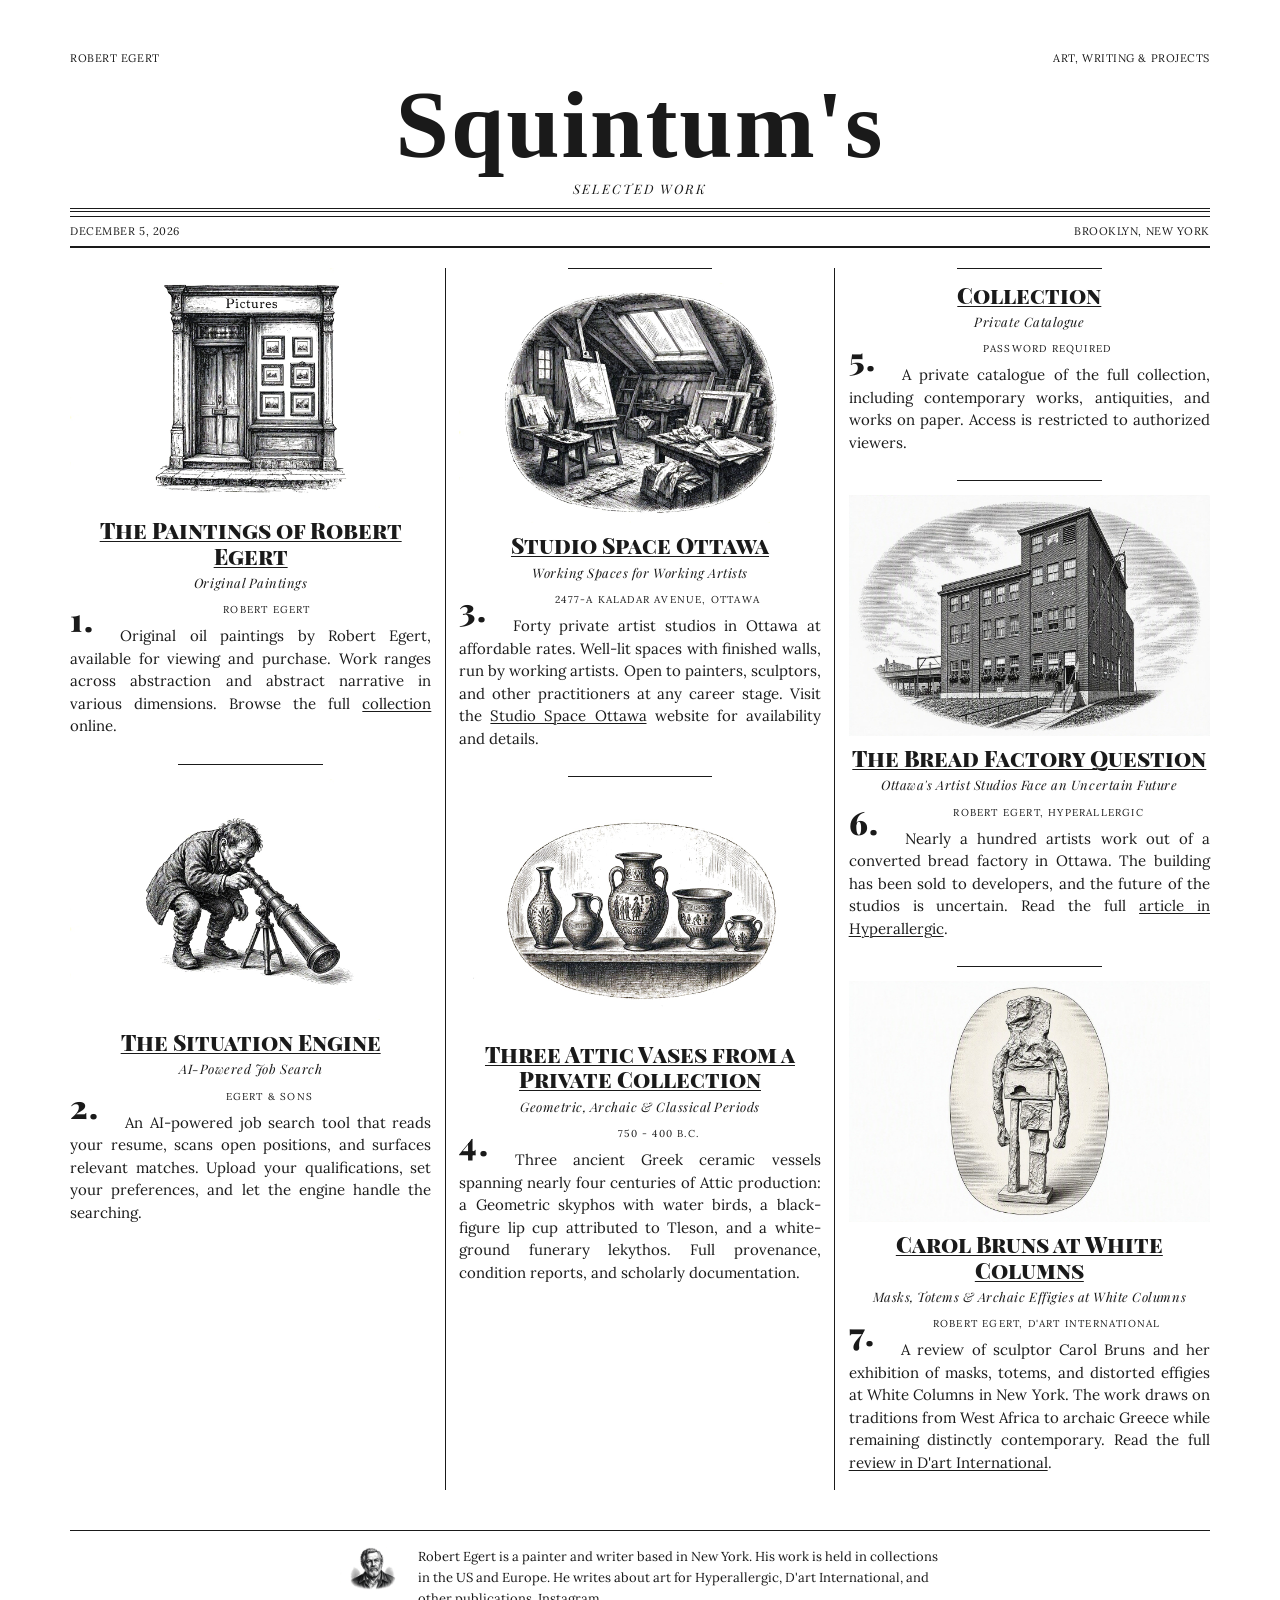
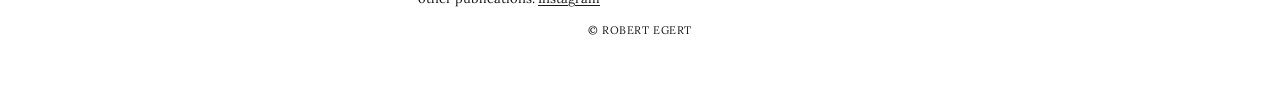
<file: index.html>
<!DOCTYPE html>
<html lang="en">
<head>
<meta charset="UTF-8">
<meta name="viewport" content="width=device-width, initial-scale=1.0">
<title>Squintum's — A Cabinet of Esoteric Curiosities</title>
<meta name="description" content="Squintum's: paintings by Robert Egert, art writing, the Situation Engine job search tool, Studio Space Ottawa, and other projects.">
<link rel="canonical" href="https://squintum.com/">

<!-- Open Graph -->
<meta property="og:type" content="website">
<meta property="og:url" content="https://squintum.com/">
<meta property="og:title" content="Squintum's">
<meta property="og:description" content="Paintings by Robert Egert, art writing, the Situation Engine job search tool, Studio Space Ottawa, and other projects.">
<meta property="og:image" content="https://squintum.com/picture-gallery.jpg">
<meta property="og:image:width" content="1200">
<meta property="og:image:alt" content="The gallery of Robert Egert, painter">
<meta property="og:site_name" content="Squintum's">
<meta property="og:locale" content="en_US">

<!-- Twitter Card -->
<meta name="twitter:card" content="summary_large_image">
<meta name="twitter:title" content="Squintum's">
<meta name="twitter:description" content="Paintings by Robert Egert, art writing, the Situation Engine job search tool, Studio Space Ottawa, and other projects.">
<meta name="twitter:image" content="https://squintum.com/picture-gallery.jpg">

<!-- JSON-LD Structured Data -->
<script type="application/ld+json">
{
  "@context": "https://schema.org",
  "@type": "WebSite",
  "name": "Squintum's",
  "alternateName": "Squintum",
  "url": "https://squintum.com",
  "description": "Paintings, art writing, and projects by Robert Egert",
  "publisher": {
    "@type": "Person",
    "name": "Robert Egert",
    "url": "https://robertegert.com"
  }
}
</script>

<link rel="preconnect" href="https://fonts.googleapis.com">
<link rel="preconnect" href="https://fonts.gstatic.com" crossorigin>
<link href="https://fonts.googleapis.com/css2?family=Playfair+Display:ital,wght@0,400;0,700;0,900;1,400&family=Playfair+Display+SC:wght@400;700;900&family=Old+Standard+TT:ital,wght@0,400;0,700;1,400&family=Lora:ital,wght@0,400;0,700;1,400&display=swap" rel="stylesheet">
<style>
  *,
  *::before,
  *::after {
    margin: 0;
    padding: 0;
    box-sizing: border-box;
  }

  body {
    background-color: #ffffff;
    font-family: 'Lora', 'Georgia', serif;
    color: #1a1a1a;
    line-height: 1.5;
    font-size: 15px;
  }

  .page {
    max-width: 1200px;
    margin: 0 auto;
    padding: 20px 30px 60px;
  }

  /* ---- HEADER ---- */

  .masthead {
    text-align: center;
    padding: 30px 0 10px;
    border-bottom: 4px double #1a1a1a;
    margin-bottom: 4px;
  }

  .masthead-top {
    display: flex;
    justify-content: space-between;
    align-items: center;
    font-size: 11px;
    letter-spacing: 0.05em;
    text-transform: uppercase;
    margin-bottom: 10px;
  }

  .masthead h1 {
    font-family: 'Old Standard TT', 'Georgia', serif;
    font-size: clamp(48px, 8vw, 96px);
    font-weight: 700;
    line-height: 1;
    letter-spacing: 0.02em;
    margin: 0;
  }

  .masthead-subtitle {
    font-family: 'Playfair Display', serif;
    font-size: 13px;
    font-style: italic;
    letter-spacing: 0.15em;
    text-transform: uppercase;
    margin-top: 6px;
  }

  .masthead-rule {
    border: none;
    border-top: 1px solid #1a1a1a;
    margin: 0;
  }

  .masthead-info {
    display: flex;
    justify-content: space-between;
    font-size: 11px;
    letter-spacing: 0.05em;
    text-transform: uppercase;
    padding: 6px 0;
    border-bottom: 2px solid #1a1a1a;
    margin-bottom: 20px;
  }

  /* ---- COLUMNS ---- */

  .columns {
    column-count: 3;
    column-gap: 28px;
    column-rule: 1px solid #1a1a1a;
  }

  /* ---- ARTICLES ---- */

  .article {
    break-inside: avoid;
    margin-bottom: 10px;
    padding-bottom: 10px;
  }

  .article-divider {
    border: none;
    border-top: 1px solid #1a1a1a;
    width: 40%;
    margin: 0 auto 14px;
  }

  .article img {
    display: block;
    width: 100%;
    height: auto;
    margin-bottom: 10px;
  }

  .article h2 {
    font-family: 'Playfair Display SC', serif;
    font-size: 22px;
    font-weight: 900;
    line-height: 1.15;
    text-align: center;
    margin-bottom: 4px;
  }

  .article h3 {
    font-family: 'Playfair Display', serif;
    font-size: 13px;
    font-weight: 400;
    font-style: italic;
    text-align: center;
    margin-bottom: 10px;
    letter-spacing: 0.04em;
  }

  .article p {
    text-align: justify;
    text-indent: 1.2em;
    margin-bottom: 6px;
    hyphens: auto;
  }

  .columns {
    counter-reset: article-num;
  }

  .article {
    counter-increment: article-num;
  }

  .article p:first-of-type {
    text-indent: 0;
  }

  .article p:first-of-type::before {
    content: counter(article-num) ".";
    font-family: 'Playfair Display', serif;
    font-size: 3.2em;
    float: left;
    line-height: 0.8;
    margin: 4px 8px 0 0;
    font-weight: 900;
  }

  .article .byline {
    font-size: 10px;
    text-align: center;
    text-transform: uppercase;
    letter-spacing: 0.12em;
    margin-bottom: 8px;
    font-style: normal;
  }

  .article a {
    color: inherit;
    text-decoration: underline;
    text-decoration-thickness: 1px;
    text-underline-offset: 2px;
  }

  .article a:hover {
    text-decoration-thickness: 2px;
  }

  /* ---- FOOTER ---- */

  .site-footer {
    border-top: 1px solid #1a1a1a;
    margin-top: 40px;
    padding-top: 16px;
    display: flex;
    flex-direction: column;
    align-items: center;
  }

  .footer-bio {
    display: flex;
    align-items: flex-start;
    gap: 14px;
    max-width: 600px;
  }

  .footer-bio img {
    width: 64px;
    height: auto;
    flex-shrink: 0;
  }

  .footer-bio p {
    font-size: 13px;
    line-height: 1.6;
    text-align: left;
    margin: 0;
  }

  .site-footer .copyright {
    font-size: 11px;
    letter-spacing: 0.05em;
    text-transform: uppercase;
    margin-top: 12px;
  }

  .site-footer a {
    color: inherit;
    text-decoration: underline;
    text-decoration-thickness: 1px;
    text-underline-offset: 2px;
  }

  .site-footer a:hover {
    text-decoration-thickness: 2px;
  }

  /* ---- RESPONSIVE ---- */

  @media (max-width: 900px) {
    .columns {
      column-count: 2;
    }
    .page {
      padding: 15px 20px 40px;
    }
  }

  @media (max-width: 560px) {
    .columns {
      column-count: 1;
    }
    .page {
      padding: 10px 15px 30px;
    }
    .masthead h1 {
      font-size: 42px;
    }
    .masthead-top,
    .masthead-info {
      flex-direction: column;
      align-items: center;
      gap: 2px;
    }
  }
</style>
</head>
<body>
<div class="page">

  <header class="masthead">
    <div class="masthead-top">
      <span>Robert Egert</span>
      <span>Art, Writing &amp; Projects</span>
    </div>
    <h1>Squintum's</h1>
    <p class="masthead-subtitle">Selected Work</p>
  </header>
  <hr class="masthead-rule">
  <div class="masthead-info">
    <span id="pub-date"></span>
<span>Brooklyn, New York</span>
  </div>

  <div class="columns">

    <article class="article">
      <a href="https://robertegert.com"><img src="picture-gallery.jpg" alt="The gallery of Robert Egert, painter" width="1248" height="832"></a>
      <h2><a href="https://robertegert.com">The Paintings of Robert Egert</a></h2>
      <h3>Original Paintings</h3>
      <p class="byline">Robert Egert</p>
      <p>Original oil paintings by Robert Egert, available for viewing and purchase. Work ranges across abstraction and abstract narrative in various dimensions. Browse the full <a href="https://robertegert.com">collection</a> online.</p>
    </article>

    <article class="article">
      <hr class="article-divider">
      <a href="https://job-search-frontend.pages.dev"><img src="telescope-man.jpg" alt="A man searching the horizon through a telescope" width="1248" height="832" loading="lazy"></a>
      <h2><a href="https://job-search-frontend.pages.dev">The Situation Engine</a></h2>
      <h3>AI-Powered Job Search</h3>
      <p class="byline">Egert &amp; Sons</p>
      <p>An AI-powered job search tool that reads your resume, scans open positions, and surfaces relevant matches. Upload your qualifications, set your preferences, and let the engine handle the searching.</p>
    </article>

    <article class="article">
      <hr class="article-divider">
      <a href="https://studiospaceottawa.ca"><img src="studio.jpg" alt="An artist's studio, cluttered with easels and canvasses" width="1248" height="832" loading="lazy"></a>
      <h2><a href="https://studiospaceottawa.ca">Studio Space Ottawa</a></h2>
      <h3>Working Spaces for Working Artists</h3>
      <p class="byline">2477-A Kaladar Avenue, Ottawa</p>
      <p>Forty private artist studios in Ottawa at affordable rates. Well-lit spaces with finished walls, run by working artists. Open to painters, sculptors, and other practitioners at any career stage. Visit the <a href="https://studiospaceottawa.ca">Studio Space Ottawa</a> website for availability and details.</p>
    </article>

    <article class="article">
      <hr class="article-divider">
      <a href="/vases/"><img src="vases-illustration.jpg" alt="Five ancient Greek vases arranged on a shelf, rendered in engraving style" width="1248" height="832" loading="lazy"></a>
      <h2><a href="/vases/">Three Attic Vases from a Private Collection</a></h2>
      <h3>Geometric, Archaic &amp; Classical Periods</h3>
      <p class="byline">750 - 400 B.C.</p>
      <p>Three ancient Greek ceramic vessels spanning nearly four centuries of Attic production: a Geometric skyphos with water birds, a black-figure lip cup attributed to Tleson, and a white-ground funerary lekythos. Full provenance, condition reports, and scholarly documentation.</p>
    </article>

    <article class="article">
      <hr class="article-divider">
      <h2><a href="/collection/">Collection</a></h2>
      <h3>Private Catalogue</h3>
      <p class="byline">Password Required</p>
      <p>A private catalogue of the full collection, including contemporary works, antiquities, and works on paper. Access is restricted to authorized viewers.</p>
    </article>

    <article class="article">
      <hr class="article-divider">
      <a href="https://hyperallergic.com/ottawa-bread-factory-turned-artists-studios-faces-uncertain-future/"><img src="hyperallergic.jpg" alt="The Enriched Bread Artists building in Ottawa" width="1248" height="832" loading="lazy"></a>
      <h2><a href="https://hyperallergic.com/ottawa-bread-factory-turned-artists-studios-faces-uncertain-future/">The Bread Factory Question</a></h2>
      <h3>Ottawa's Artist Studios Face an Uncertain Future</h3>
      <p class="byline">Robert Egert, Hyperallergic</p>
      <p>Nearly a hundred artists work out of a converted bread factory in Ottawa. The building has been sold to developers, and the future of the studios is uncertain. Read the full <a href="https://hyperallergic.com/ottawa-bread-factory-turned-artists-studios-faces-uncertain-future/">article in Hyperallergic</a>.</p>
    </article>

    <article class="article">
      <hr class="article-divider">
      <a href="https://dartmagazine.com/?p=2984"><img src="dart-international.jpg" alt="A sculptural effigy by Carol Bruns" width="1248" height="832" loading="lazy"></a>
      <h2><a href="https://dartmagazine.com/?p=2984">Carol Bruns at White Columns</a></h2>
      <h3>Masks, Totems &amp; Archaic Effigies at White Columns</h3>
      <p class="byline">Robert Egert, D'art International</p>
      <p>A review of sculptor Carol Bruns and her exhibition of masks, totems, and distorted effigies at White Columns in New York. The work draws on traditions from West Africa to archaic Greece while remaining distinctly contemporary. Read the full <a href="https://dartmagazine.com/?p=2984">review in D'art International</a>.</p>
    </article>

  </div>

  <footer class="site-footer">
    <div class="footer-bio">
      <img src="un-homme-profound.jpg" alt="Portrait of Robert Egert" width="1248" height="832" loading="lazy">
      <p>Robert Egert is a painter and writer based in New York. His work is held in collections in the US and Europe. He writes about art for Hyperallergic, D'art International, and other publications. <a href="https://www.instagram.com/robert_egert/">Instagram</a></p>
    </div>
    <p class="copyright">&copy; Robert Egert</p>
  </footer>

</div>
<script>
  (function () {
    var today = new Date();
    var month = today.toLocaleDateString('en-US', { month: 'long' });
    var day = today.getDate();
    var year = today.getFullYear();
    document.getElementById('pub-date').textContent = month + ' ' + day + ', ' + year;
  })();
</script>
</body>
</html>
</file>
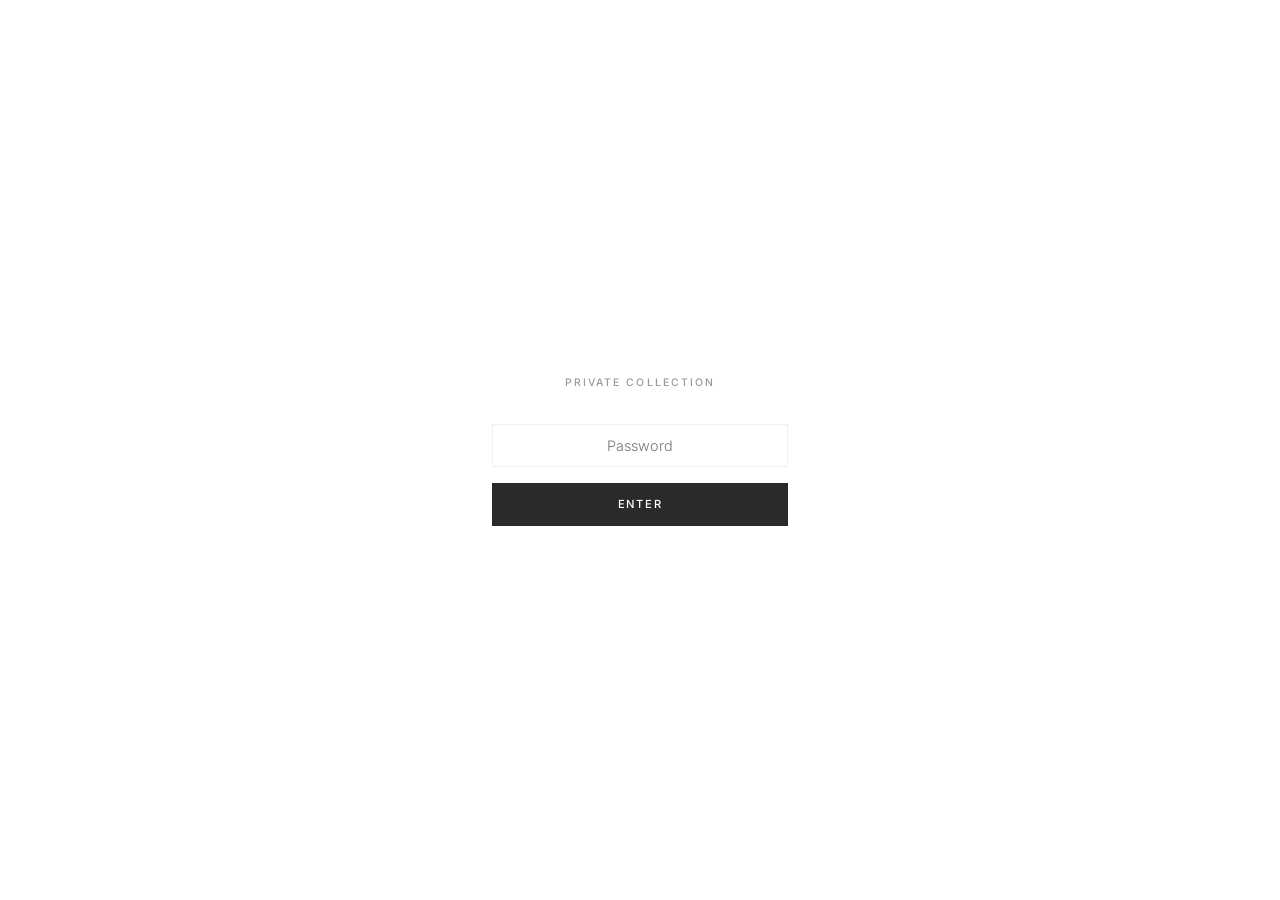
<file: collection/index.html>
<!DOCTYPE html>
<html lang="en">
<head>
<meta charset="utf-8">
<meta name="viewport" content="width=device-width, initial-scale=1">
<meta name="robots" content="noindex, nofollow">
<title>Collection</title>
<link rel="stylesheet" href="style.css">
</head>
<body>

<div class="login-screen" id="login-screen" style="display:none;">
  <div class="login-box">
    <h1>Private Collection</h1>
    <form id="login-form">
      <input type="password" id="login-password" placeholder="Password" autocomplete="off">
      <button type="submit">Enter</button>
    </form>
    <div class="login-error" id="login-error">Incorrect password</div>
  </div>
</div>

<div id="app" style="display:none;">

  <nav class="site-nav">
    <div class="nav-inner">
      <div>
        <a href="/" class="nav-parent">Squintum's</a>
        <a href="/collection/" class="site-title">Collection</a>
      </div>
    </div>
  </nav>

  <div class="page-container">
    <div class="hero-spacer"></div>

    <header class="collection-header">
      <h1>Collection</h1>
      <div class="subtitle">3 works</div>
    </header>

    <div class="work-grid">

      <a href="skyphos-with-water-birds.html" class="work-card">
        <div class="card-image"><img src="../vases/images/skyphos-with-water-birds-01.jpg" alt="Front view showing continuous bird frieze and geometric ornament" loading="lazy"></div>
        <div class="card-info">
          <div class="card-category">Ancient Greek</div>
          <h2>Attic Geometric Skyphos with Water Birds</h2>
          <div class="card-date">circa 750-700 BC</div>
        </div>
      </a>
      <a href="lip-cup-with-inscription.html" class="work-card">
        <div class="card-image"><img src="../vases/images/cup-with-inscription.jpg" alt="Side view with swan and inscription" loading="lazy"></div>
        <div class="card-info">
          <div class="card-category">Ancient Greek</div>
          <h2>Attic Black-Figure Lip Cup with Swans</h2>
          <div class="card-date">circa 550-500 BC</div>
        </div>
      </a>
      <a href="white-ground-lekythos.html" class="work-card">
        <div class="card-image"><img src="../vases/images/white-ground-lekythos-with-mourner.jpg" alt="White-ground lekythos depicting a mourning figure in matte polychrome on white slip" loading="lazy"></div>
        <div class="card-info">
          <div class="card-category">Ancient Greek</div>
          <h2>Attic White-Ground Lekythos with Mourning Figure</h2>
          <div class="card-date">circa 5th Century BC</div>
        </div>
      </a>
    </div>
  </div>

  <footer>
    <div class="page-container">
      <p>Private Collection</p>
    </div>
  </footer>

</div>

<script>
(function() {
  var loginScreen = document.getElementById('login-screen');
  var app = document.getElementById('app');
  var form = document.getElementById('login-form');
  var input = document.getElementById('login-password');
  var error = document.getElementById('login-error');

  if (sessionStorage.getItem('collection_auth') === 'true') {
    loginScreen.style.display = 'none';
    app.style.display = 'block';
    return;
  }

  loginScreen.style.display = 'flex';
  app.style.display = 'none';

  form.addEventListener('submit', async function(e) {
    e.preventDefault();
    var pw = input.value;
    var encoder = new TextEncoder();
    var hashBuffer = await crypto.subtle.digest('SHA-256', encoder.encode(pw));
    var hashArray = Array.from(new Uint8Array(hashBuffer));
    var hash = hashArray.map(function(b) { return b.toString(16).padStart(2, '0'); }).join('');
    if (hash === 'c3872783f9132ebe35a019dc9122b11a11b481aa2a396f543e055b43de0f7656') {
      sessionStorage.setItem('collection_auth', 'true');
      loginScreen.style.display = 'none';
      app.style.display = 'block';
      error.style.display = 'none';
    } else {
      error.style.display = 'block';
      input.value = '';
      input.focus();
    }
  });
})();
</script>
</body>
</html>
</file>
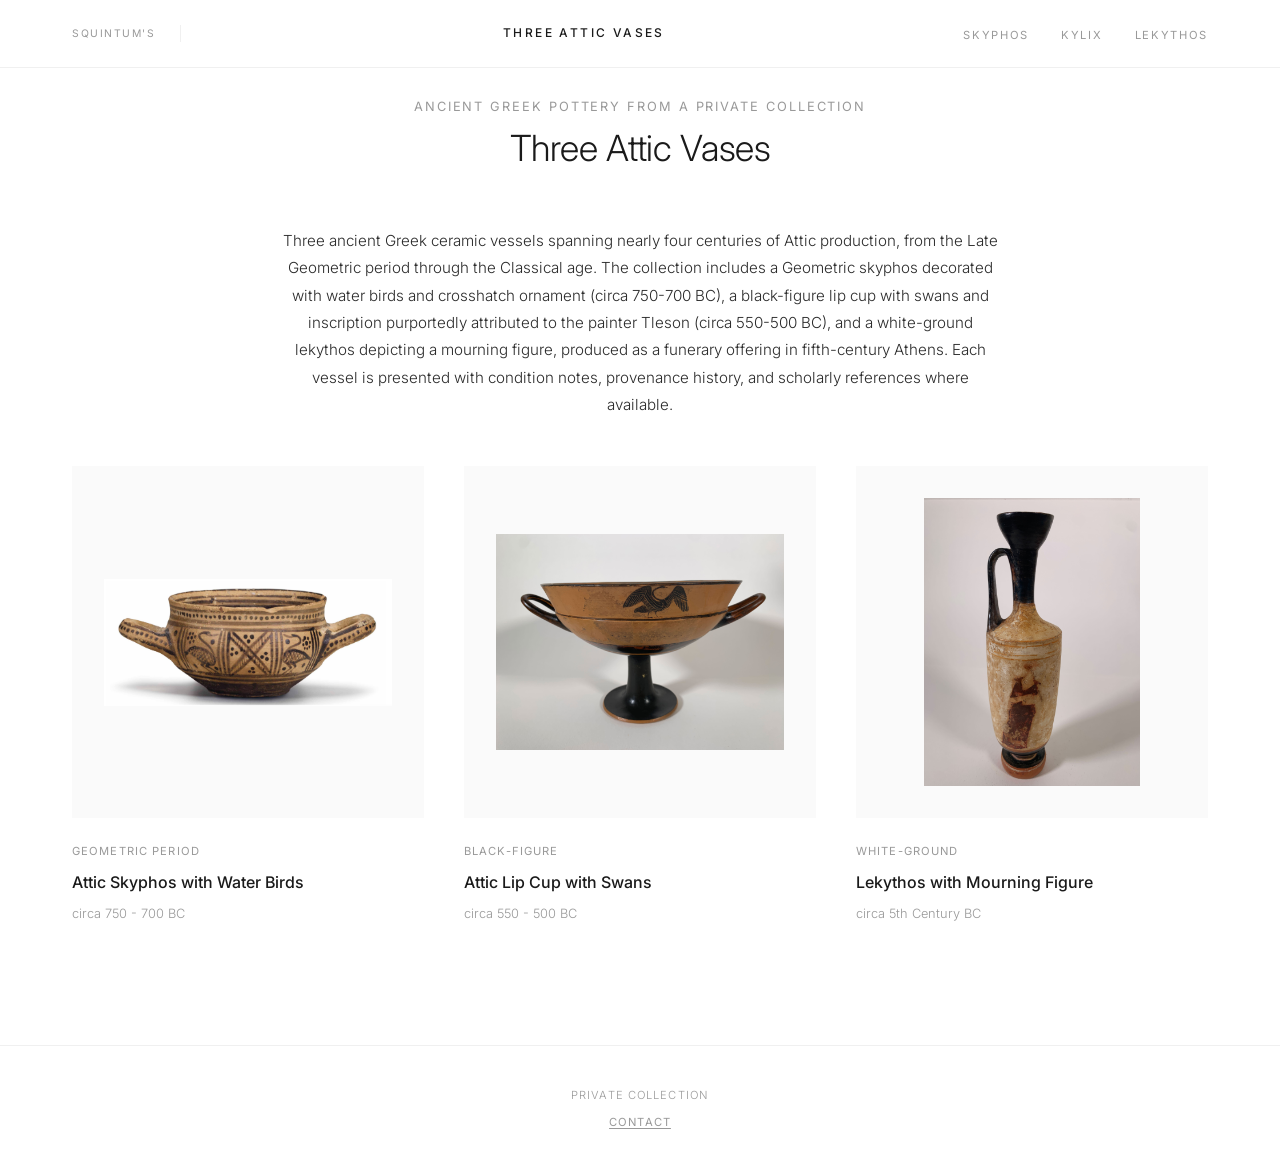
<file: vases/index.html>
<!DOCTYPE html>
<html lang="en">
<head>
  <meta charset="UTF-8">
  <meta name="viewport" content="width=device-width, initial-scale=1.0">
  <title>Three Attic Vases | Ancient Greek Pottery from a Private Collection</title>
  <meta name="description" content="Three ancient Greek vases from a private collection: an Attic Geometric skyphos with water birds (circa 750-700 BC), a black-figure lip cup attributed to Tleson (circa 550-500 BC), and a white-ground funerary lekythos (5th century BC). Provenance, condition, and scholarly documentation.">
  <meta name="keywords" content="ancient Greek pottery, Attic vases, Greek antiquities, Geometric skyphos, black-figure kylix, white-ground lekythos, Tleson painter, Greek ceramics, private collection">
  <link rel="canonical" href="https://squintum.com/vases/index.html">

  <!-- Open Graph -->
  <meta property="og:title" content="Three Attic Vases | Ancient Greek Pottery">
  <meta property="og:description" content="Three ancient Greek vases from a private collection spanning the Geometric through Classical periods (750-400 BC). Full provenance, condition reports, and scholarly documentation.">
  <meta property="og:image" content="https://squintum.com/vases/images/cup-with-inscription.jpg">
  <meta property="og:url" content="https://squintum.com/vases/index.html">
  <meta property="og:type" content="website">
  <meta property="og:site_name" content="Squintum's">

  <!-- Twitter Card -->
  <meta name="twitter:card" content="summary_large_image">
  <meta name="twitter:title" content="Three Attic Vases | Ancient Greek Pottery">
  <meta name="twitter:description" content="Three ancient Greek vases from a private collection spanning the Geometric through Classical periods (750-400 BC).">
  <meta name="twitter:image" content="https://squintum.com/vases/images/cup-with-inscription.jpg">

  <link rel="stylesheet" href="style.css">

  <!-- Structured Data -->
  <script type="application/ld+json">
  {
    "@context": "https://schema.org",
    "@type": "CollectionPage",
    "name": "Three Attic Vases",
    "description": "Three ancient Greek ceramic vessels spanning nearly four centuries of Attic production, from the Late Geometric period through the Classical age. Includes a Geometric skyphos with water birds (circa 750-700 BC), a black-figure lip cup attributed to the painter Tleson (circa 550-500 BC), and a white-ground funerary lekythos depicting a mourning figure (5th century BC). Each vessel is presented with condition notes, provenance history, and scholarly references.",
    "about": {
      "@type": "Collection",
      "name": "Three Attic Vases",
      "description": "A private collection of three ancient Greek ceramic vessels from the Geometric, Archaic, and Classical periods, with documented provenance and scholarly references",
      "numberOfItems": 3,
      "hasPart": [
        {
          "@type": "VisualArtwork",
          "name": "Attic Geometric Skyphos with Water Birds",
          "dateCreated": "-0750/-0700",
          "artMedium": "Terracotta with painted slip",
          "artform": "Ceramic vessel",
          "url": "https://squintum.com/vases/skyphos.html"
        },
        {
          "@type": "VisualArtwork",
          "name": "Attic Black-Figure Lip Cup with Swans",
          "dateCreated": "-0550/-0500",
          "artMedium": "Terracotta",
          "artform": "Ceramic vessel",
          "creator": {
            "@type": "Person",
            "name": "Tleson, son of Nearchos",
            "description": "Attic black-figure vase painter, active mid-6th century BC"
          },
          "url": "https://squintum.com/vases/kylix.html"
        },
        {
          "@type": "VisualArtwork",
          "name": "Attic White-Ground Lekythos with Mourning Figure",
          "dateCreated": "-0499/-0400",
          "artMedium": "Terracotta",
          "artform": "Ceramic vessel",
          "url": "https://squintum.com/vases/lekythos.html"
        }
      ]
    }
  }
  </script>
</head>
<body>

  <nav class="site-nav" aria-label="Main navigation">
    <div class="nav-inner">
      <a href="/" class="nav-parent">Squintum's</a>
      <a href="index.html" class="site-title">Three Attic Vases</a>
      <ul class="nav-links">
        <li><a href="skyphos.html">Skyphos</a></li>
        <li><a href="kylix.html">Kylix</a></li>
        <li><a href="lekythos.html">Lekythos</a></li>
      </ul>
    </div>
  </nav>

  <div class="hero-spacer"></div>

  <main class="page-container">

    <header class="home-header">
      <p class="subtitle">Ancient Greek Pottery from a Private Collection</p>
      <h1>Three Attic Vases</h1>
    </header>

    <div class="collection-intro">
      <p>Three ancient Greek ceramic vessels spanning nearly four centuries of Attic production, from the Late Geometric period through the Classical age. The collection includes a Geometric skyphos decorated with water birds and crosshatch ornament (circa 750-700 BC), a black-figure lip cup with swans and inscription purportedly attributed to the painter Tleson (circa 550-500 BC), and a white-ground lekythos depicting a mourning figure, produced as a funerary offering in fifth-century Athens. Each vessel is presented with condition notes, provenance history, and scholarly references where available.</p>
    </div>

    <section class="vase-grid" aria-label="Collection overview">

      <a href="skyphos.html" class="vase-card">
        <figure class="card-image">
          <img src="images/skyphos-with-water-birds-01.jpg" alt="Attic Geometric Skyphos with water birds, circa 750-700 BC" width="3370" height="1479" loading="lazy">
        </figure>
        <div class="card-info">
          <p class="card-type">Geometric Period</p>
          <h2>Attic Skyphos with Water Birds</h2>
          <p class="card-date">circa 750 - 700 BC</p>
        </div>
      </a>

      <a href="kylix.html" class="vase-card">
        <figure class="card-image">
          <img src="images/cup-with-inscription.jpg" alt="Attic Black-Figure Lip Cup attributed to Tleson depicting a swan with raised wings, circa 550-500 BC" width="4032" height="3024" loading="lazy">
        </figure>
        <div class="card-info">
          <p class="card-type">Black-Figure</p>
          <h2>Attic Lip Cup with Swans</h2>
          <p class="card-date">circa 550 - 500 BC</p>
        </div>
      </a>

      <a href="lekythos.html" class="vase-card">
        <figure class="card-image">
          <img src="images/white-ground-lekythos-with-mourner.jpg" alt="Attic White-Ground Lekythos with mourning figure, ancient Greek funerary vessel, circa 5th Century BC" width="3024" height="4032" loading="lazy">
        </figure>
        <div class="card-info">
          <p class="card-type">White-Ground</p>
          <h2>Lekythos with Mourning Figure</h2>
          <p class="card-date">circa 5th Century BC</p>
        </div>
      </a>

    </section>

  </main>

  <footer>
    <p>Private Collection</p>
    <p class="footer-contact"><button onclick="openInquiry()">Contact</button></p>
  </footer>

  <div class="inquiry-overlay" id="inquiry-overlay">
    <div class="inquiry-modal">
      <button class="modal-close" onclick="closeInquiry()">&times;</button>
      <h3>Inquiry</h3>
      <p class="modal-subject">Three Attic Vases</p>
      <form id="inquiry-form" action="https://formspree.io/f/xzepezjp" method="POST">
        <input type="hidden" name="subject" value="General Inquiry: Three Attic Vases">
        <input type="hidden" name="_subject" value="General Inquiry: Three Attic Vases">
        <label for="name">Name</label>
        <input type="text" id="name" name="name" required>
        <label for="email">Email</label>
        <input type="email" id="email" name="email" required>
        <label for="message">Message</label>
        <textarea id="message" name="message" placeholder="I am interested in learning more about this collection."></textarea>
        <button type="submit" class="submit-btn">Send Inquiry</button>
      </form>
      <div class="form-success" id="form-success">
        <p>Thank you for your inquiry.</p>
        <p class="success-sub">We will respond as soon as possible.</p>
      </div>
    </div>
  </div>

  <script>
    function openInquiry() {
      document.getElementById('inquiry-overlay').classList.add('active');
    }
    function closeInquiry() {
      document.getElementById('inquiry-overlay').classList.remove('active');
    }
    document.getElementById('inquiry-overlay').addEventListener('click', function(e) {
      if (e.target === this) closeInquiry();
    });
    document.addEventListener('keydown', function(e) {
      if (e.key === 'Escape') closeInquiry();
    });
    document.getElementById('inquiry-form').addEventListener('submit', function(e) {
      e.preventDefault();
      var form = this;
      fetch(form.action, {
        method: 'POST',
        body: new FormData(form),
        headers: { 'Accept': 'application/json' }
      }).then(function(response) {
        if (response.ok) {
          form.style.display = 'none';
          document.getElementById('form-success').style.display = 'block';
        }
      });
    });
  </script>

</body>
</html>
</file>
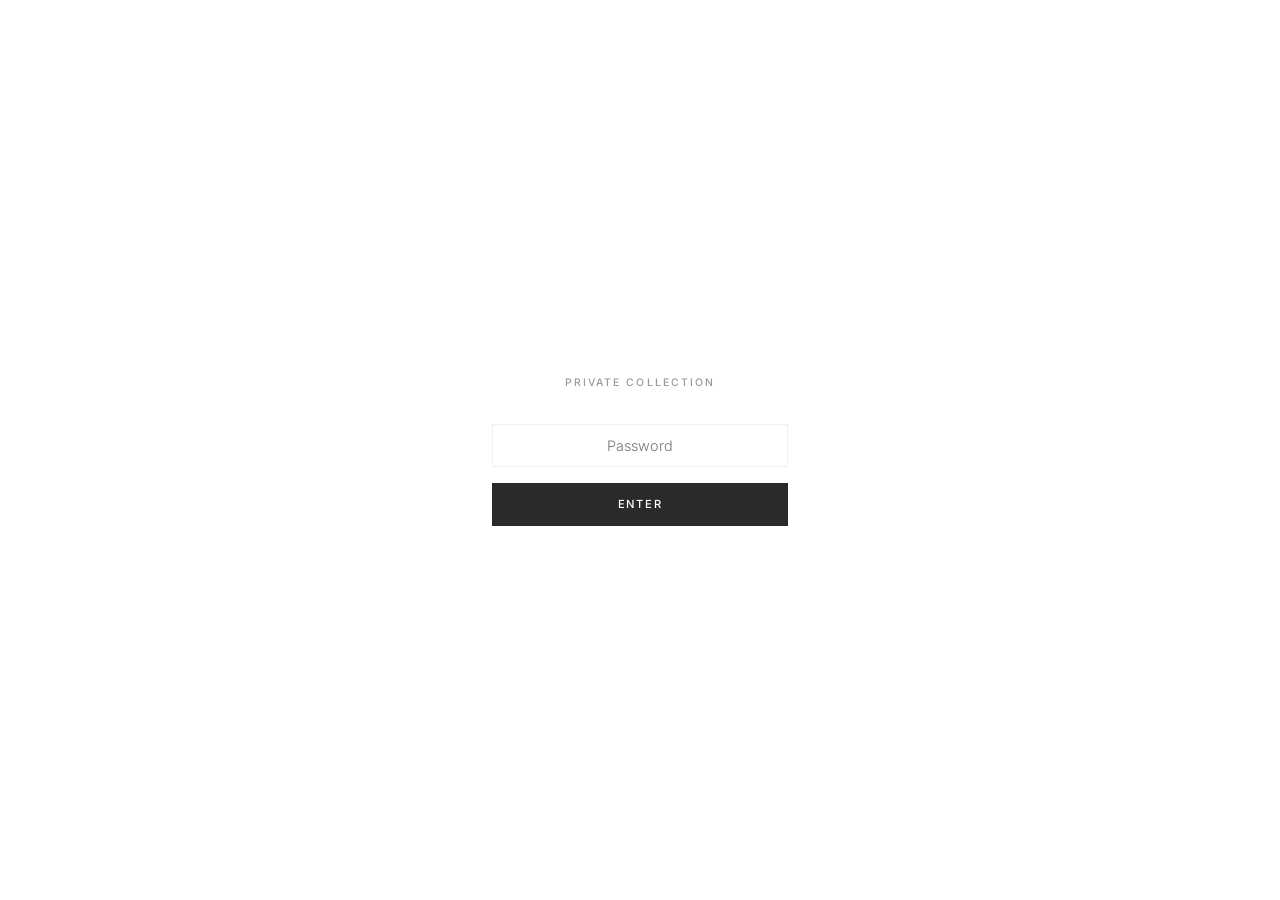
<file: collection/lip-cup-with-inscription.html>
<!DOCTYPE html>
<html lang="en">
<head>
<meta charset="utf-8">
<meta name="viewport" content="width=device-width, initial-scale=1">
<meta name="robots" content="noindex, nofollow">
<title>Attic Black-Figure Lip Cup with Swans - Collection</title>
<link rel="stylesheet" href="style.css">
</head>
<body>

<script>
(function() {
  if (sessionStorage.getItem('collection_auth') !== 'true') {
    window.location.href = '/collection/';
  }
})();
</script>

<nav class="site-nav">
  <div class="nav-inner">
    <div>
      <a href="/" class="nav-parent">Squintum's</a>
      <a href="/collection/" class="site-title">Collection</a>
    </div>
  </div>
</nav>

<div class="page-container">
  <div class="hero-spacer"></div>

  <article>
    <header class="detail-hero">
      <div class="breadcrumb">
        <a href="/collection/">Collection</a> &rsaquo; Ancient Greek
      </div>
      <h1>Attic Black-Figure Lip Cup with Swans</h1>
      <div class="detail-date">circa 550-500 BC</div>
      <div class="detail-date">Purportedly attributed to Tleson, son of Nearchos</div>
    </header>

    <div class="gallery">
      <div class="gallery-main zoomable">
        <img src="../vases/images/cup-with-inscription.jpg" alt="Side view with swan and inscription" id="main-image">
      </div>
      <div class="gallery-thumbs"><img src="../vases/images/cup-with-inscription.jpg" alt="Side view with swan and inscription" onclick="setMainImage(this)" class="active"><img src="../vases/images/lip-cup-with-inscription.jpg" alt="Side view showing swan and partially legible inscription" onclick="setMainImage(this)" class=""><img src="../vases/images/lip-cup-interior.jpg" alt="Interior view with dot-and-circle tondo" onclick="setMainImage(this)" class=""></div>
    </div>

    <div class="detail-content">
      <div class="content-left">
        <div class="section-label">Description</div>
<div class="detail-text">
  <p>An elegant Attic black-figure lip cup (kylix) on a tall stemmed foot, depicting a swan with raised wings on each side of the lip zone. The swans are rendered in fine black-figure technique with incised linear detail articulating the feathers and plumage. A decorative palmette adorns each handle attachment. The interior features a reserved tondo with a central dot-and-circle motif surrounded by black glaze.</p>
  <p>Below the swan figures, a partially legible inscription runs along the handle zone. The cup has been purportedly attributed to the ancient Greek vase painter Tleson, son of Nearchos, a prolific potter and painter active in Athens during the mid-sixth century BC. Tleson was known for his elegant lip cups featuring animal motifs, and his signed works are documented in major museum collections worldwide.</p>
  <p>The lip cup form is defined by its distinct offset lip, set off from the bowl by a sharp ridge, with figural decoration confined to the lip zone. This form flourished in Attica between roughly 560 and 520 BC, used primarily for the consumption of wine at symposia. The swan, a bird sacred to Apollo, is among the most common motifs found on Tlesonian lip cups and represents a well-established tradition within Archaic Greek ceramic art.</p>
  <p>Discussed by Dr. Pieter Heesen in a published work, circa 2010. Dr. Heesen is a recognized authority on Attic lip cups and band cups, and his scholarship has contributed significantly to the attribution and classification of these forms within the corpus of ancient Greek ceramics.</p>
</div>
        <div class="section-label">Condition</div>
<div class="detail-text">
  <p>Repaired from many fragments, with areas of restoration visible under close inspection. The stem and foot appear intact and stable. Both handles are present with their palmette terminals preserved. The black-figure decoration on the lip is largely intact, with the swan motifs clearly legible on both sides. The interior glaze shows some wear consistent with age. The inscription below the swans, while present, is partially illegible due to surface abrasion and restoration.</p>
</div>
        
      </div>
      <div class="content-right">
        <div class="section-label">Specifications</div>
<dl class="specs-table">
  <div class="spec-row"><dt class="spec-label">Object</dt><dd class="spec-value">Lip cup (kylix)</dd></div>
  <div class="spec-row"><dt class="spec-label">Culture</dt><dd class="spec-value">Attic Greek</dd></div>
  <div class="spec-row"><dt class="spec-label">Period</dt><dd class="spec-value">Archaic</dd></div>
  <div class="spec-row"><dt class="spec-label">Date</dt><dd class="spec-value">circa 550-500 BC</dd></div>
  <div class="spec-row"><dt class="spec-label">Attribution</dt><dd class="spec-value">Purportedly Tleson, son of Nearchos</dd></div>
  <div class="spec-row"><dt class="spec-label">Medium</dt><dd class="spec-value">Terracotta</dd></div>
  <div class="spec-row"><dt class="spec-label">Technique</dt><dd class="spec-value">Black-figure with incision</dd></div>
  <div class="spec-row"><dt class="spec-label">Dimensions</dt><dd class="spec-value">5 7/8 x 8 1/2 in. (15 x 21.6 cm)</dd></div>
  <div class="spec-row"><dt class="spec-label">Decoration</dt><dd class="spec-value">Swans, palmettes, dot-and-circle tondo</dd></div>
</dl>
        <div class="section-label">Provenance</div>
<ol class="provenance-list">
  <li>1970: Sotheby's, London, April 24-25, lot 247</li>
  <li>2000: Bonham's, London, October 3, lot 189</li>
  <li>2004: Arte Primitivo, Howard S. Rose Gallery, New York, June 28, lot 31</li>
  <li>2006: Gorny &amp; Mosch, Munich, December 12, Auction 154, lot 388</li>
  <li>2009: Royal-Athena Gallery, New York, invoice 11417</li>
</ol>
        
      </div>
    </div>

    <nav class="detail-nav"><a href="skyphos-with-water-birds.html"><span class="nav-label">&larr; Previous</span><span class="nav-title">Attic Geometric Skyphos with Water Birds</span></a><a href="white-ground-lekythos.html" style="text-align:right;"><span class="nav-label">Next &rarr;</span><span class="nav-title">Attic White-Ground Lekythos with Mourning Figure</span></a></nav>
  </article>
</div>

<footer>
  <div class="page-container">
    <p>Private Collection</p>
  </div>
</footer>

<script src="zoom.js"></script>
<script>
function setMainImage(thumb) {
  var main = document.getElementById('main-image');
  if (main) {
    main.src = thumb.src;
    main.alt = thumb.alt;
  }
  document.querySelectorAll('.gallery-thumbs img').forEach(function(t) { t.classList.remove('active'); });
  thumb.classList.add('active');
}
</script>
</body>
</html>
</file>
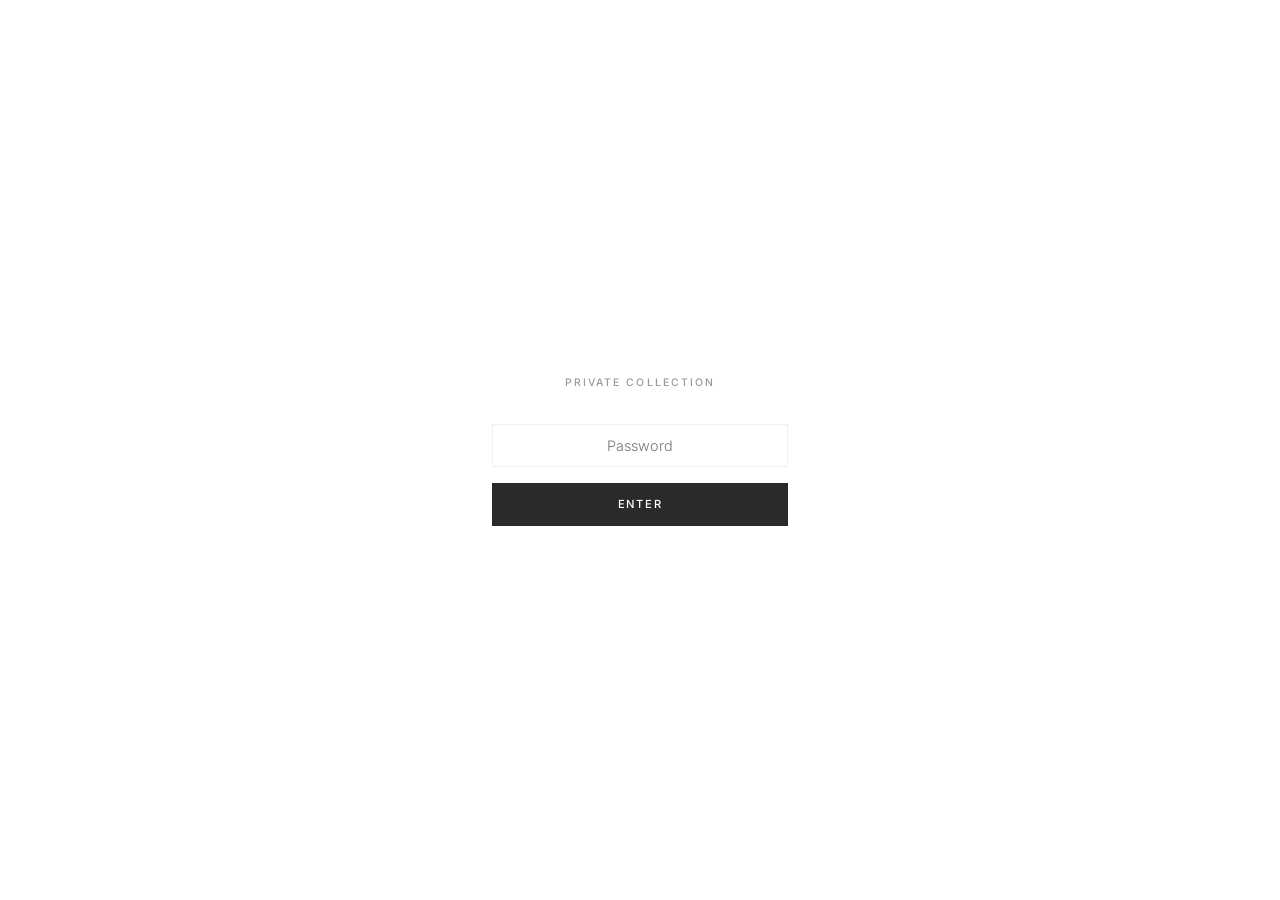
<file: collection/skyphos-with-water-birds.html>
<!DOCTYPE html>
<html lang="en">
<head>
<meta charset="utf-8">
<meta name="viewport" content="width=device-width, initial-scale=1">
<meta name="robots" content="noindex, nofollow">
<title>Attic Geometric Skyphos with Water Birds - Collection</title>
<link rel="stylesheet" href="style.css">
</head>
<body>

<script>
(function() {
  if (sessionStorage.getItem('collection_auth') !== 'true') {
    window.location.href = '/collection/';
  }
})();
</script>

<nav class="site-nav">
  <div class="nav-inner">
    <div>
      <a href="/" class="nav-parent">Squintum's</a>
      <a href="/collection/" class="site-title">Collection</a>
    </div>
  </div>
</nav>

<div class="page-container">
  <div class="hero-spacer"></div>

  <article>
    <header class="detail-hero">
      <div class="breadcrumb">
        <a href="/collection/">Collection</a> &rsaquo; Ancient Greek
      </div>
      <h1>Attic Geometric Skyphos with Water Birds</h1>
      <div class="detail-date">circa 750-700 BC</div>
      
    </header>

    <div class="gallery">
      <div class="gallery-main zoomable">
        <img src="../vases/images/skyphos-with-water-birds-01.jpg" alt="Front view showing continuous bird frieze and geometric ornament" id="main-image">
      </div>
      <div class="gallery-thumbs"><img src="../vases/images/skyphos-with-water-birds-01.jpg" alt="Front view showing continuous bird frieze and geometric ornament" onclick="setMainImage(this)" class="active"><img src="../vases/images/skyphos-01.jpg" alt="Side A: water birds with crosshatch bodies" onclick="setMainImage(this)" class=""><img src="../vases/images/skyphos-02.jpg" alt="Side B: water bird frieze continuation" onclick="setMainImage(this)" class=""><img src="../vases/images/skyphos.jpg" alt="Full view showing handles and repairs" onclick="setMainImage(this)" class=""><img src="../vases/images/skyphos-with-water-birds-02.jpg" alt="Bird frieze close-up with crosshatch patterning" onclick="setMainImage(this)" class=""><img src="../vases/images/skyphos-with-water-birds-03jpg.jpg" alt="Interior view showing red-brown wash" onclick="setMainImage(this)" class=""></div>
    </div>

    <div class="detail-content">
      <div class="content-left">
        <div class="section-label">Description</div>
<div class="detail-text">
  <p>An Attic pottery skyphos from the Late Geometric period, decorated in black. The handle zone features two water birds flanked by three vertical lines and dotted rosettes, centered by a hatched X and triple dot motif. Horizontal bands run below the figural zone. The handles are ornamented with horizontal lines and dots, and the rim carries a band of dots between sets of bands.</p>
  <p>The birds are rendered in the characteristic Geometric manner: compact, angular bodies filled with crosshatched patterning, thin legs, and long, curving necks. Each stands in profile, separated by groups of vertical bars and dotted rosette fill ornaments. The vessel sits on a low ring foot and retains both of its horizontal loop handles. The interior is finished in a warm red-brown wash consistent with Attic production of this era.</p>
  <p>Skyphoi of this type served as deep drinking cups in domestic and ritual contexts throughout ancient Greece. The water bird motif is among the most prevalent in Late Geometric Attic pottery, drawing from a visual vocabulary shared across the eastern Mediterranean during this period. The decorative program on this example is notably complete, with the figural frieze wrapping continuously around the vessel and showing minimal interruption at the handle zones.</p>
</div>
        <div class="section-label">Condition</div>
<div class="detail-text">
  <p>The vessel shows evidence of ancient breaks with professional restoration. Visible repair lines run vertically through the body, and there are localized areas of surface loss, particularly on the upper body near one handle. The painted decoration is largely intact and legible across all registers. Both handles are present, with minor chipping at the attachment points. The foot ring is stable. Overall, the piece is in good condition for its age, with the decoration preserving a clear and complete iconographic program.</p>
</div>
        
      </div>
      <div class="content-right">
        <div class="section-label">Specifications</div>
<dl class="specs-table">
  <div class="spec-row"><dt class="spec-label">Object</dt><dd class="spec-value">Skyphos (deep drinking cup)</dd></div>
  <div class="spec-row"><dt class="spec-label">Culture</dt><dd class="spec-value">Attic Greek</dd></div>
  <div class="spec-row"><dt class="spec-label">Period</dt><dd class="spec-value">Late Geometric</dd></div>
  <div class="spec-row"><dt class="spec-label">Date</dt><dd class="spec-value">circa 750-700 BC</dd></div>
  <div class="spec-row"><dt class="spec-label">Dimensions</dt><dd class="spec-value">6 in. (15.2 cm) diameter, excl. handles</dd></div>
  <div class="spec-row"><dt class="spec-label">Medium</dt><dd class="spec-value">Terracotta with painted slip</dd></div>
  <div class="spec-row"><dt class="spec-label">Technique</dt><dd class="spec-value">Geometric black and polychrome</dd></div>
  <div class="spec-row"><dt class="spec-label">Decoration</dt><dd class="spec-value">Water birds, dotted rosettes, hatched X, triple dot motif</dd></div>
</dl>
        <div class="section-label">Provenance</div>
<ol class="provenance-list">
  <li>1950s: Alan Rosenthal, New York, acquired in Athens and brought to the U.S.</li>
  <li>By descent: Nan Rosenthal and Henry B. Cortesi</li>
  <li>2016: Christie's, New York, April 12</li>
</ol>
        
      </div>
    </div>

    <nav class="detail-nav"><span></span><a href="lip-cup-with-inscription.html" style="text-align:right;"><span class="nav-label">Next &rarr;</span><span class="nav-title">Attic Black-Figure Lip Cup with Swans</span></a></nav>
  </article>
</div>

<footer>
  <div class="page-container">
    <p>Private Collection</p>
  </div>
</footer>

<script src="zoom.js"></script>
<script>
function setMainImage(thumb) {
  var main = document.getElementById('main-image');
  if (main) {
    main.src = thumb.src;
    main.alt = thumb.alt;
  }
  document.querySelectorAll('.gallery-thumbs img').forEach(function(t) { t.classList.remove('active'); });
  thumb.classList.add('active');
}
</script>
</body>
</html>
</file>
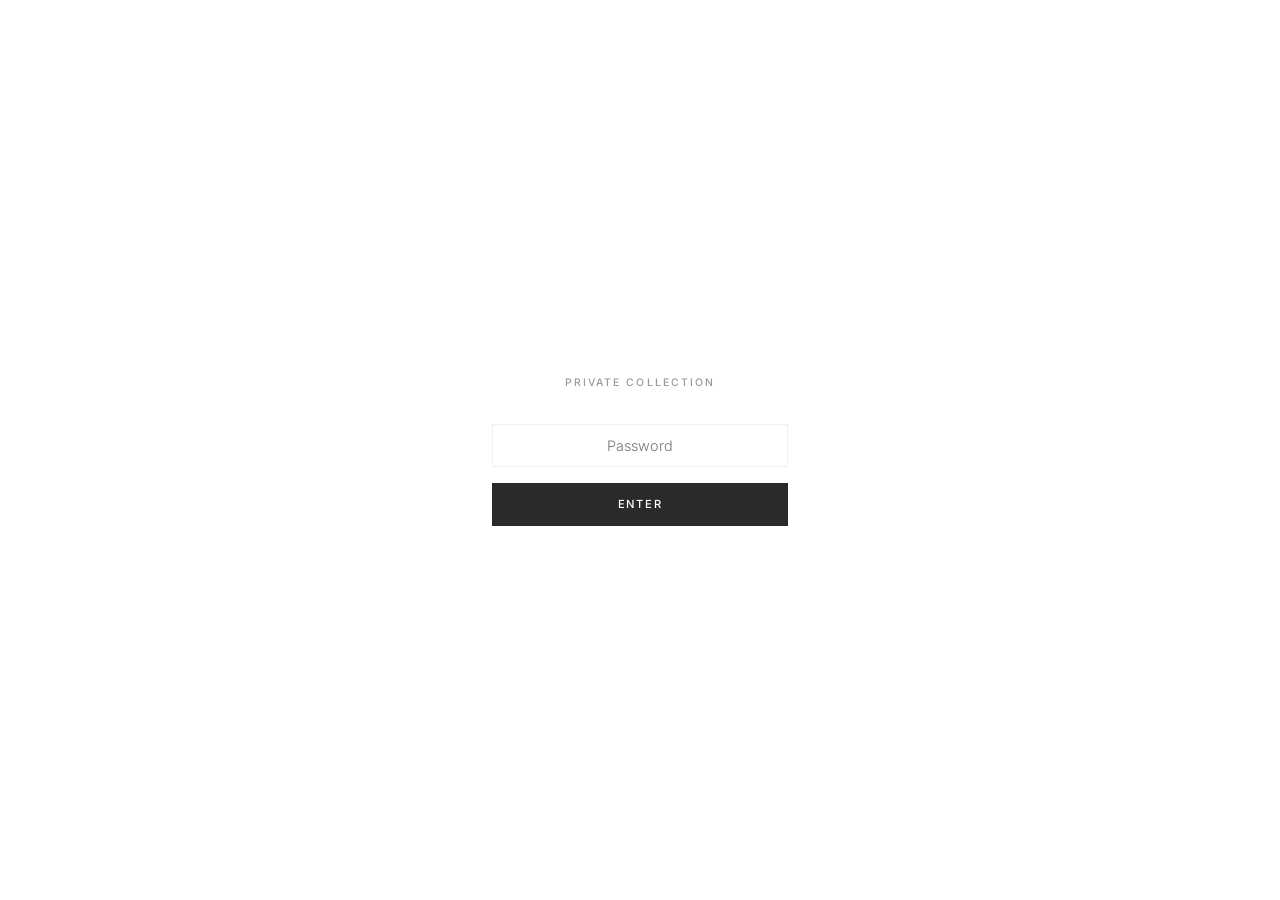
<file: collection/white-ground-lekythos.html>
<!DOCTYPE html>
<html lang="en">
<head>
<meta charset="utf-8">
<meta name="viewport" content="width=device-width, initial-scale=1">
<meta name="robots" content="noindex, nofollow">
<title>Attic White-Ground Lekythos with Mourning Figure - Collection</title>
<link rel="stylesheet" href="style.css">
</head>
<body>

<script>
(function() {
  if (sessionStorage.getItem('collection_auth') !== 'true') {
    window.location.href = '/collection/';
  }
})();
</script>

<nav class="site-nav">
  <div class="nav-inner">
    <div>
      <a href="/" class="nav-parent">Squintum's</a>
      <a href="/collection/" class="site-title">Collection</a>
    </div>
  </div>
</nav>

<div class="page-container">
  <div class="hero-spacer"></div>

  <article>
    <header class="detail-hero">
      <div class="breadcrumb">
        <a href="/collection/">Collection</a> &rsaquo; Ancient Greek
      </div>
      <h1>Attic White-Ground Lekythos with Mourning Figure</h1>
      <div class="detail-date">circa 5th Century BC</div>
      
    </header>

    <div class="gallery">
      <div class="gallery-main zoomable">
        <img src="../vases/images/white-ground-lekythos-with-mourner.jpg" alt="White-ground lekythos depicting a mourning figure in matte polychrome on white slip" id="main-image">
      </div>
      
    </div>

    <div class="detail-content">
      <div class="content-left">
        <div class="section-label">Description</div>
<div class="detail-text">
  <p>An Attic white-ground lekythos of standard funerary form, featuring a single painted figure in a posture of mourning or reverence. The figure, rendered in matte red-brown and dark brown pigments against the characteristic white slip ground, appears draped in a garment and stands in a contemplative pose. The composition is centered on the cylindrical body, framed above by a horizontal band at the shoulder.</p>
  <p>The vessel has a tall, flaring mouth glazed in black, a single strap handle connecting the lip to the shoulder, and a disk foot with a reserved edge. The white slip that forms the painting ground covers the body from shoulder to foot, a technique reserved almost exclusively for funerary use in fifth-century Athens.</p>
  <p>White-ground lekythoi occupy a unique place in the Attic ceramic tradition. Unlike the durable black-figure and red-figure techniques, white-ground painting employed fugitive pigments applied after firing, making these vessels too fragile for everyday use. They were produced specifically as offerings for the dead, placed at grave sites or deposited within tombs. The iconography typically depicts scenes of mourning, visitation at the graveside, or figures preparing offerings. This example, with its solitary mourning figure, belongs to one of the most common and emotionally resonant categories within the genre of ancient Greek funerary art.</p>
  <p>The lekythos was the most common vessel form associated with Athenian funerary practice during the Classical period. Filled with olive oil or perfumed ungents, these vessels were brought to the grave as offerings and are frequently depicted in their own imagery, shown leaning against or standing at grave stelae. The white ground itself may have carried symbolic significance, evoking the white marble of funerary monuments.</p>
  <p>Production of white-ground lekythoi peaked in Athens between approximately 470 and 400 BC, with workshops such as those of the Achilles Painter, the Thanatos Painter, and the Reed Painter producing some of the finest surviving examples. The form and decoration of this vessel are consistent with Athenian production during this period.</p>
</div>
        <div class="section-label">Condition</div>
<div class="detail-text">
  <p>The vessel is structurally intact with the mouth, handle, body, and foot all present. The white-ground slip shows considerable wear and flaking consistent with burial conditions and the inherent fragility of this technique. The painted figure is partially preserved, with enough detail remaining to identify the subject, posture, and drapery. Some areas of the white slip have darkened or discolored, likely due to soil deposits or past cleaning. The black glaze on the mouth, handle, and foot is stable with minor surface abrasion. No visible repairs or modern restoration.</p>
</div>
        
      </div>
      <div class="content-right">
        <div class="section-label">Specifications</div>
<dl class="specs-table">
  <div class="spec-row"><dt class="spec-label">Object</dt><dd class="spec-value">Lekythos (oil flask)</dd></div>
  <div class="spec-row"><dt class="spec-label">Culture</dt><dd class="spec-value">Attic Greek</dd></div>
  <div class="spec-row"><dt class="spec-label">Period</dt><dd class="spec-value">Classical</dd></div>
  <div class="spec-row"><dt class="spec-label">Date</dt><dd class="spec-value">circa 5th Century BC</dd></div>
  <div class="spec-row"><dt class="spec-label">Medium</dt><dd class="spec-value">Terracotta</dd></div>
  <div class="spec-row"><dt class="spec-label">Technique</dt><dd class="spec-value">White-ground with polychrome</dd></div>
  <div class="spec-row"><dt class="spec-label">Function</dt><dd class="spec-value">Funerary</dd></div>
  <div class="spec-row"><dt class="spec-label">Iconography</dt><dd class="spec-value">Mourning figure</dd></div>
</dl>
        
        
      </div>
    </div>

    <nav class="detail-nav"><a href="lip-cup-with-inscription.html"><span class="nav-label">&larr; Previous</span><span class="nav-title">Attic Black-Figure Lip Cup with Swans</span></a><span></span></nav>
  </article>
</div>

<footer>
  <div class="page-container">
    <p>Private Collection</p>
  </div>
</footer>

<script src="zoom.js"></script>
<script>
function setMainImage(thumb) {
  var main = document.getElementById('main-image');
  if (main) {
    main.src = thumb.src;
    main.alt = thumb.alt;
  }
  document.querySelectorAll('.gallery-thumbs img').forEach(function(t) { t.classList.remove('active'); });
  thumb.classList.add('active');
}
</script>
</body>
</html>
</file>
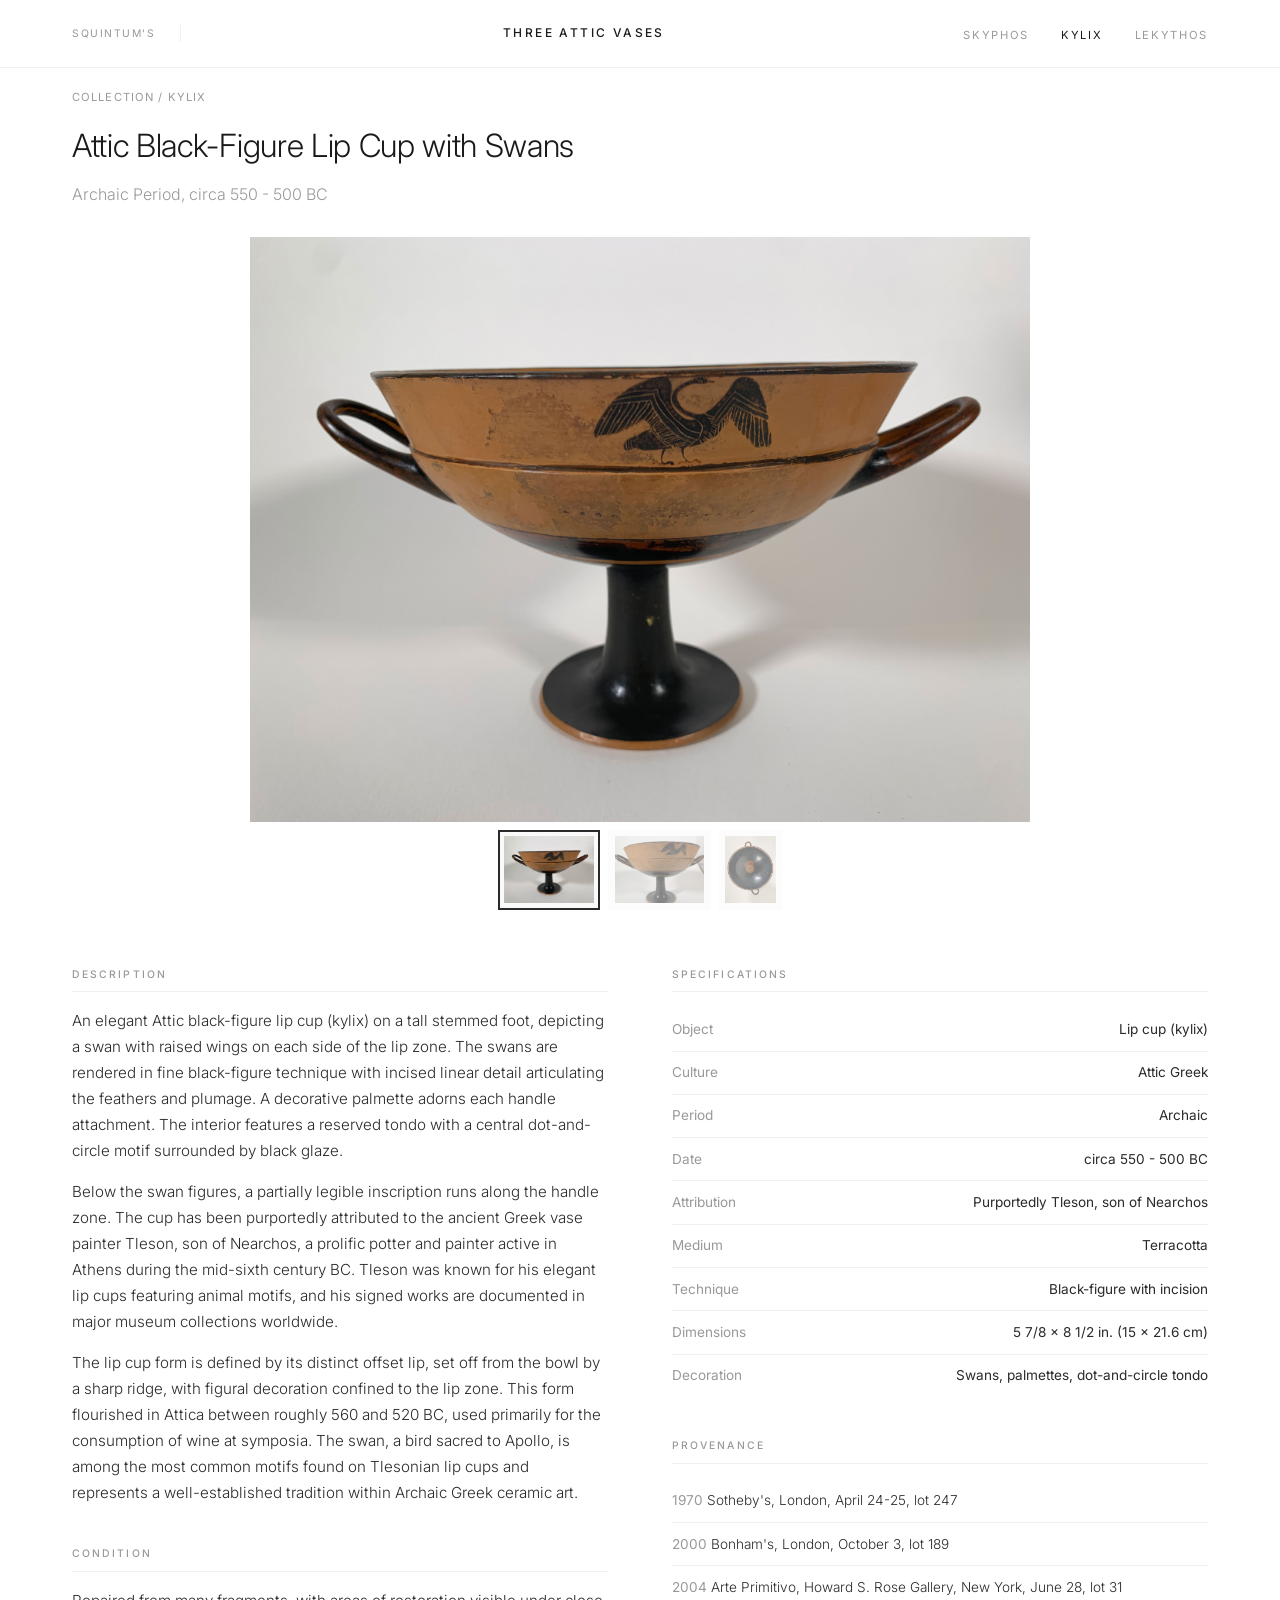
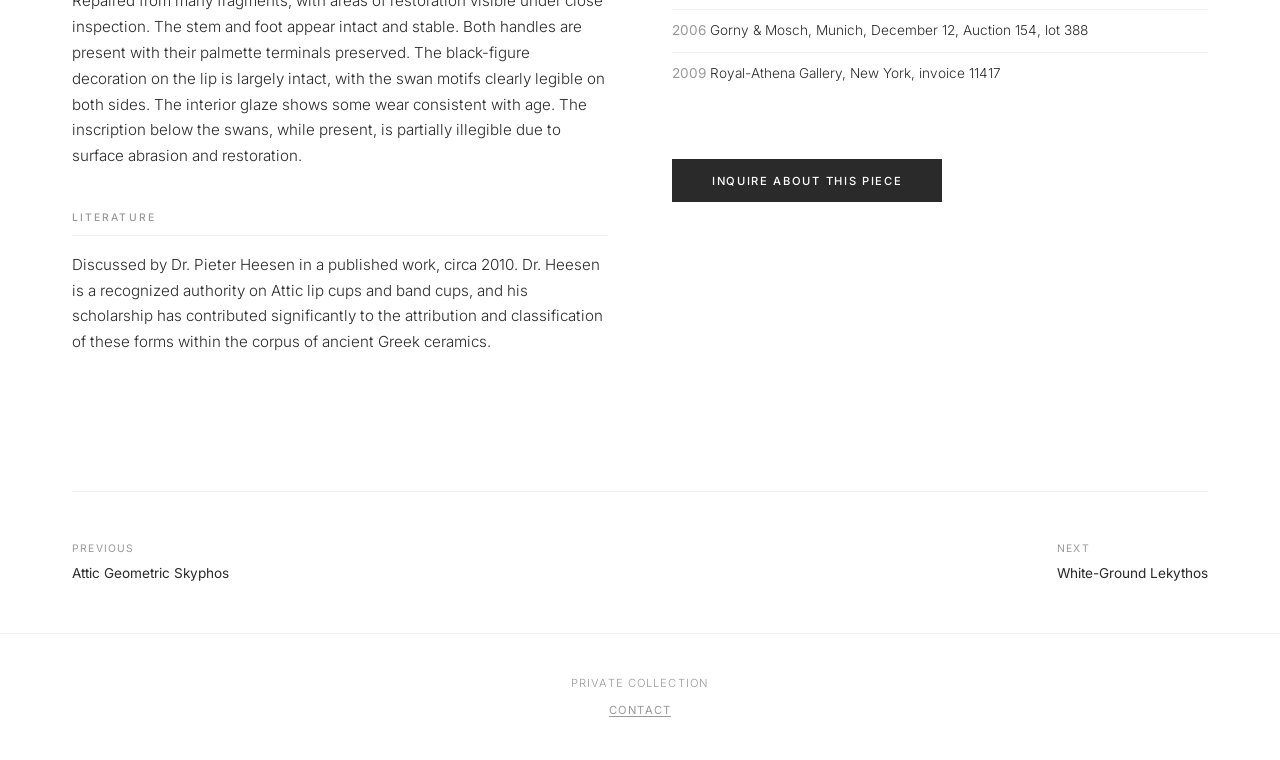
<file: vases/kylix.html>
<!DOCTYPE html>
<html lang="en">
<head>
  <meta charset="UTF-8">
  <meta name="viewport" content="width=device-width, initial-scale=1.0">
  <title>Attic Black-Figure Lip Cup Attributed to Tleson (550-500 BC) | Ancient Greek Pottery</title>
  <meta name="description" content="An Attic black-figure lip cup (kylix) depicting swans with raised wings, attributed to the painter Tleson, son of Nearchos. Circa 550-500 BC. Provenance: Sotheby's London 1970, Bonham's London 2000, Arte Primitivo 2004, Gorny &amp; Mosch Munich 2006, Royal-Athena Gallery New York 2009. Discussed by Dr. Pieter Heesen.">
  <meta name="keywords" content="Tleson painter, Attic lip cup, black-figure kylix, ancient Greek pottery, swan motif, Nearchos, Greek ceramics, Sotheby's antiquities, Bonham's antiquities, Royal-Athena Gallery, Pieter Heesen, Archaic Greek vase, Greek wine cup">
  <link rel="canonical" href="https://squintum.com/vases/kylix.html">

  <!-- Open Graph -->
  <meta property="og:title" content="Attic Black-Figure Lip Cup Attributed to Tleson (550-500 BC)">
  <meta property="og:description" content="An Attic black-figure lip cup depicting swans, attributed to the painter Tleson, son of Nearchos. Documented provenance from 1970. Discussed by Dr. Pieter Heesen.">
  <meta property="og:image" content="https://squintum.com/vases/images/cup-with-inscription.jpg">
  <meta property="og:url" content="https://squintum.com/vases/kylix.html">
  <meta property="og:type" content="article">
  <meta property="og:site_name" content="Squintum's">

  <!-- Twitter Card -->
  <meta name="twitter:card" content="summary_large_image">
  <meta name="twitter:title" content="Attic Black-Figure Lip Cup Attributed to Tleson (550-500 BC)">
  <meta name="twitter:description" content="An Attic black-figure lip cup depicting swans, attributed to the painter Tleson. Documented provenance from 1970. Discussed by Dr. Pieter Heesen.">
  <meta name="twitter:image" content="https://squintum.com/vases/images/cup-with-inscription.jpg">

  <link rel="stylesheet" href="style.css">

  <!-- Structured Data -->
  <script type="application/ld+json">
  {
    "@context": "https://schema.org",
    "@type": "VisualArtwork",
    "name": "Attic Black-Figure Lip Cup with Swans",
    "alternateName": "Attic Black-Figure Kylix with Swan Motif",
    "description": "An elegant Attic black-figure lip cup (kylix) on a tall stemmed foot, depicting a swan with raised wings on each side of the lip zone. Decorative palmette at each handle attachment. Interior tondo with dot-and-circle motif. Inscription in the handle zone purportedly attributing the work to Tleson, son of Nearchos.",
    "dateCreated": "circa 550-500 BC",
    "artMedium": "Terracotta",
    "artform": "Lip cup (kylix)",
    "artworkSurface": "Terracotta",
    "genre": "Attic black-figure pottery",
    "width": {
      "@type": "QuantitativeValue",
      "value": 8.5,
      "unitCode": "INH",
      "name": "8 1/2 inches (21.6 cm)"
    },
    "height": {
      "@type": "QuantitativeValue",
      "value": 5.875,
      "unitCode": "INH",
      "name": "5 7/8 inches (15 cm)"
    },
    "image": [
      "https://squintum.com/vases/images/cup-with-inscription.jpg",
      "https://squintum.com/vases/images/lip-cup-with-inscription.jpg",
      "https://squintum.com/vases/images/lip-cup-interior.jpg"
    ],
    "creator": {
      "@type": "Person",
      "name": "Tleson",
      "alternateName": "Tleson, son of Nearchos",
      "description": "Attic black-figure vase painter and potter, active in Athens during the mid-sixth century BC. Known for elegant lip cups with animal motifs. Son of the potter Nearchos."
    },
    "temporalCoverage": "-0550/-0500",
    "locationCreated": {
      "@type": "Place",
      "name": "Athens, Attica, Greece"
    },
    "about": [
      {
        "@type": "Thing",
        "name": "Archaic Greek pottery"
      },
      {
        "@type": "Thing",
        "name": "Attic black-figure technique"
      },
      {
        "@type": "Thing",
        "name": "Swan motif in Greek art"
      },
      {
        "@type": "Thing",
        "name": "Greek symposium vessels"
      }
    ],
    "citation": {
      "@type": "ScholarlyArticle",
      "author": {
        "@type": "Person",
        "name": "Dr. Pieter Heesen",
        "description": "Scholar of Attic lip cups and band cups"
      },
      "datePublished": "circa 2010",
      "description": "Published discussion of this vessel"
    },
    "isPartOf": {
      "@type": "Collection",
      "name": "Three Attic Vases",
      "url": "https://squintum.com/vases/index.html"
    },
    "conditionOfAccess": "Available for inquiry",
    "mainEntityOfPage": "https://squintum.com/vases/kylix.html"
  }
  </script>

  <!-- Provenance Structured Data -->
  <script type="application/ld+json">
  {
    "@context": "https://schema.org",
    "@type": "ItemList",
    "name": "Provenance of the Attic Black-Figure Lip Cup",
    "description": "Documented ownership and sale history of the lip cup attributed to Tleson",
    "itemListElement": [
      {
        "@type": "ListItem",
        "position": 1,
        "name": "Sotheby's, London, April 24-25, 1970, lot 247"
      },
      {
        "@type": "ListItem",
        "position": 2,
        "name": "Bonham's, London, October 3, 2000, lot 189"
      },
      {
        "@type": "ListItem",
        "position": 3,
        "name": "Arte Primitivo, Howard S. Rose Gallery, New York, June 28, 2004, lot 31"
      },
      {
        "@type": "ListItem",
        "position": 4,
        "name": "Gorny & Mosch, Munich, December 12, 2006, Auction 154, lot 388"
      },
      {
        "@type": "ListItem",
        "position": 5,
        "name": "Royal-Athena Gallery, New York, 2009, invoice 11417"
      }
    ]
  }
  </script>
</head>
<body>

  <nav class="site-nav" aria-label="Main navigation">
    <div class="nav-inner">
      <a href="/" class="nav-parent">Squintum's</a>
      <a href="index.html" class="site-title">Three Attic Vases</a>
      <ul class="nav-links">
        <li><a href="skyphos.html">Skyphos</a></li>
        <li><a href="kylix.html" class="active" aria-current="page">Kylix</a></li>
        <li><a href="lekythos.html">Lekythos</a></li>
      </ul>
    </div>
  </nav>

  <div class="hero-spacer"></div>

  <main class="page-container">

    <article>

      <header class="detail-hero">
        <nav class="breadcrumb" aria-label="Breadcrumb">
          <a href="index.html">Collection</a> / Kylix
        </nav>
        <h1>Attic Black-Figure Lip Cup with Swans</h1>
        <p class="detail-date">Archaic Period, circa 550 - 500 BC</p>
      </header>

      <div class="gallery">
        <figure class="gallery-main">
          <img src="images/cup-with-inscription.jpg" alt="Attic Black-Figure Lip Cup attributed to Tleson depicting a swan with raised wings in black-figure technique" id="gallery-main-img" width="4032" height="3024">
        </figure>
        <div class="gallery-thumbs">
          <img src="images/cup-with-inscription.jpg" alt="Side view with swan and inscription" class="active" onclick="setMainImage(this)">
          <img src="images/lip-cup-with-inscription.jpg" alt="Side view showing swan and partially legible inscription" onclick="setMainImage(this)">
          <img src="images/lip-cup-interior.jpg" alt="Interior view with dot-and-circle tondo" onclick="setMainImage(this)">
        </div>
      </div>

      <div class="detail-content">

        <div class="content-left">

          <section class="detail-text">
            <h2 class="section-label">Description</h2>
            <p>An elegant Attic black-figure lip cup (kylix) on a tall stemmed foot, depicting a swan with raised wings on each side of the lip zone. The swans are rendered in fine black-figure technique with incised linear detail articulating the feathers and plumage. A decorative palmette adorns each handle attachment. The interior features a reserved tondo with a central dot-and-circle motif surrounded by black glaze.</p>
            <p>Below the swan figures, a partially legible inscription runs along the handle zone. The cup has been purportedly attributed to the ancient Greek vase painter Tleson, son of Nearchos, a prolific potter and painter active in Athens during the mid-sixth century BC. Tleson was known for his elegant lip cups featuring animal motifs, and his signed works are documented in major museum collections worldwide.</p>
            <p>The lip cup form is defined by its distinct offset lip, set off from the bowl by a sharp ridge, with figural decoration confined to the lip zone. This form flourished in Attica between roughly 560 and 520 BC, used primarily for the consumption of wine at symposia. The swan, a bird sacred to Apollo, is among the most common motifs found on Tlesonian lip cups and represents a well-established tradition within Archaic Greek ceramic art.</p>
          </section>

          <section class="detail-text">
            <h2 class="section-label">Condition</h2>
            <p>Repaired from many fragments, with areas of restoration visible under close inspection. The stem and foot appear intact and stable. Both handles are present with their palmette terminals preserved. The black-figure decoration on the lip is largely intact, with the swan motifs clearly legible on both sides. The interior glaze shows some wear consistent with age. The inscription below the swans, while present, is partially illegible due to surface abrasion and restoration.</p>
          </section>

          <section class="detail-text">
            <h2 class="section-label">Literature</h2>
            <p>Discussed by Dr. Pieter Heesen in a published work, circa 2010. Dr. Heesen is a recognized authority on Attic lip cups and band cups, and his scholarship has contributed significantly to the attribution and classification of these forms within the corpus of ancient Greek ceramics.</p>
          </section>

        </div>

        <div class="content-right">

          <section>
            <h2 class="section-label">Specifications</h2>
            <dl class="specs-table">
              <div class="spec-row">
                <dt class="spec-label">Object</dt>
                <dd class="spec-value">Lip cup (kylix)</dd>
              </div>
              <div class="spec-row">
                <dt class="spec-label">Culture</dt>
                <dd class="spec-value">Attic Greek</dd>
              </div>
              <div class="spec-row">
                <dt class="spec-label">Period</dt>
                <dd class="spec-value">Archaic</dd>
              </div>
              <div class="spec-row">
                <dt class="spec-label">Date</dt>
                <dd class="spec-value">circa 550 - 500 BC</dd>
              </div>
              <div class="spec-row">
                <dt class="spec-label">Attribution</dt>
                <dd class="spec-value">Purportedly Tleson, son of Nearchos</dd>
              </div>
              <div class="spec-row">
                <dt class="spec-label">Medium</dt>
                <dd class="spec-value">Terracotta</dd>
              </div>
              <div class="spec-row">
                <dt class="spec-label">Technique</dt>
                <dd class="spec-value">Black-figure with incision</dd>
              </div>
              <div class="spec-row">
                <dt class="spec-label">Dimensions</dt>
                <dd class="spec-value">5 7/8 x 8 1/2 in. (15 x 21.6 cm)</dd>
              </div>
              <div class="spec-row">
                <dt class="spec-label">Decoration</dt>
                <dd class="spec-value">Swans, palmettes, dot-and-circle tondo</dd>
              </div>
            </dl>
          </section>

          <section>
            <h2 class="section-label">Provenance</h2>
            <ol class="provenance-list">
              <li>
                <span class="prov-date">1970</span>
                Sotheby's, London, April 24-25, lot 247
              </li>
              <li>
                <span class="prov-date">2000</span>
                Bonham's, London, October 3, lot 189
              </li>
              <li>
                <span class="prov-date">2004</span>
                Arte Primitivo, Howard S. Rose Gallery, New York, June 28, lot 31
              </li>
              <li>
                <span class="prov-date">2006</span>
                Gorny &amp; Mosch, Munich, December 12, Auction 154, lot 388
              </li>
              <li>
                <span class="prov-date">2009</span>
                Royal-Athena Gallery, New York, invoice 11417
              </li>
            </ol>
          </section>

          <button class="inquire-btn" onclick="openInquiry()">Inquire About This Piece</button>

        </div>

      </div>

    </article>

    <nav class="detail-nav" aria-label="Collection navigation">
      <a href="skyphos.html">
        <span class="nav-label">Previous</span>
        <span class="nav-title">Attic Geometric Skyphos</span>
      </a>
      <a href="lekythos.html">
        <span class="nav-label">Next</span>
        <span class="nav-title">White-Ground Lekythos</span>
      </a>
    </nav>

  </main>

  <footer>
    <p>Private Collection</p>
    <p class="footer-contact"><button onclick="openInquiry()">Contact</button></p>
  </footer>

  <div class="inquiry-overlay" id="inquiry-overlay">
    <div class="inquiry-modal">
      <button class="modal-close" onclick="closeInquiry()">&times;</button>
      <h3>Inquiry</h3>
      <p class="modal-subject">Attic Black-Figure Lip Cup with Swans</p>
      <form id="inquiry-form" action="https://formspree.io/f/xzepezjp" method="POST">
        <input type="hidden" name="subject" value="Inquiry: Attic Black-Figure Lip Cup with Swans">
        <input type="hidden" name="_subject" value="Inquiry: Attic Black-Figure Lip Cup with Swans">
        <label for="name">Name</label>
        <input type="text" id="name" name="name" required>
        <label for="email">Email</label>
        <input type="email" id="email" name="email" required>
        <label for="message">Message</label>
        <textarea id="message" name="message" placeholder="I am interested in learning more about this piece."></textarea>
        <button type="submit" class="submit-btn">Send Inquiry</button>
      </form>
      <div class="form-success" id="form-success">
        <p>Thank you for your inquiry.</p>
        <p class="success-sub">We will respond as soon as possible.</p>
      </div>
    </div>
  </div>

  <script src="zoom.js"></script>
  <script>
    function setMainImage(thumb) {
      if (typeof resetZoom === 'function') resetZoom();
      document.getElementById('gallery-main-img').src = thumb.src;
      document.getElementById('gallery-main-img').alt = thumb.alt;
      document.querySelectorAll('.gallery-thumbs img').forEach(function(t) {
        t.classList.remove('active');
      });
      thumb.classList.add('active');
    }
    function openInquiry() {
      document.getElementById('inquiry-overlay').classList.add('active');
    }
    function closeInquiry() {
      document.getElementById('inquiry-overlay').classList.remove('active');
    }
    document.getElementById('inquiry-overlay').addEventListener('click', function(e) {
      if (e.target === this) closeInquiry();
    });
    document.addEventListener('keydown', function(e) {
      if (e.key === 'Escape') closeInquiry();
    });
    document.getElementById('inquiry-form').addEventListener('submit', function(e) {
      e.preventDefault();
      var form = this;
      fetch(form.action, {
        method: 'POST',
        body: new FormData(form),
        headers: { 'Accept': 'application/json' }
      }).then(function(response) {
        if (response.ok) {
          form.style.display = 'none';
          document.getElementById('form-success').style.display = 'block';
        }
      });
    });
  </script>

</body>
</html>
</file>
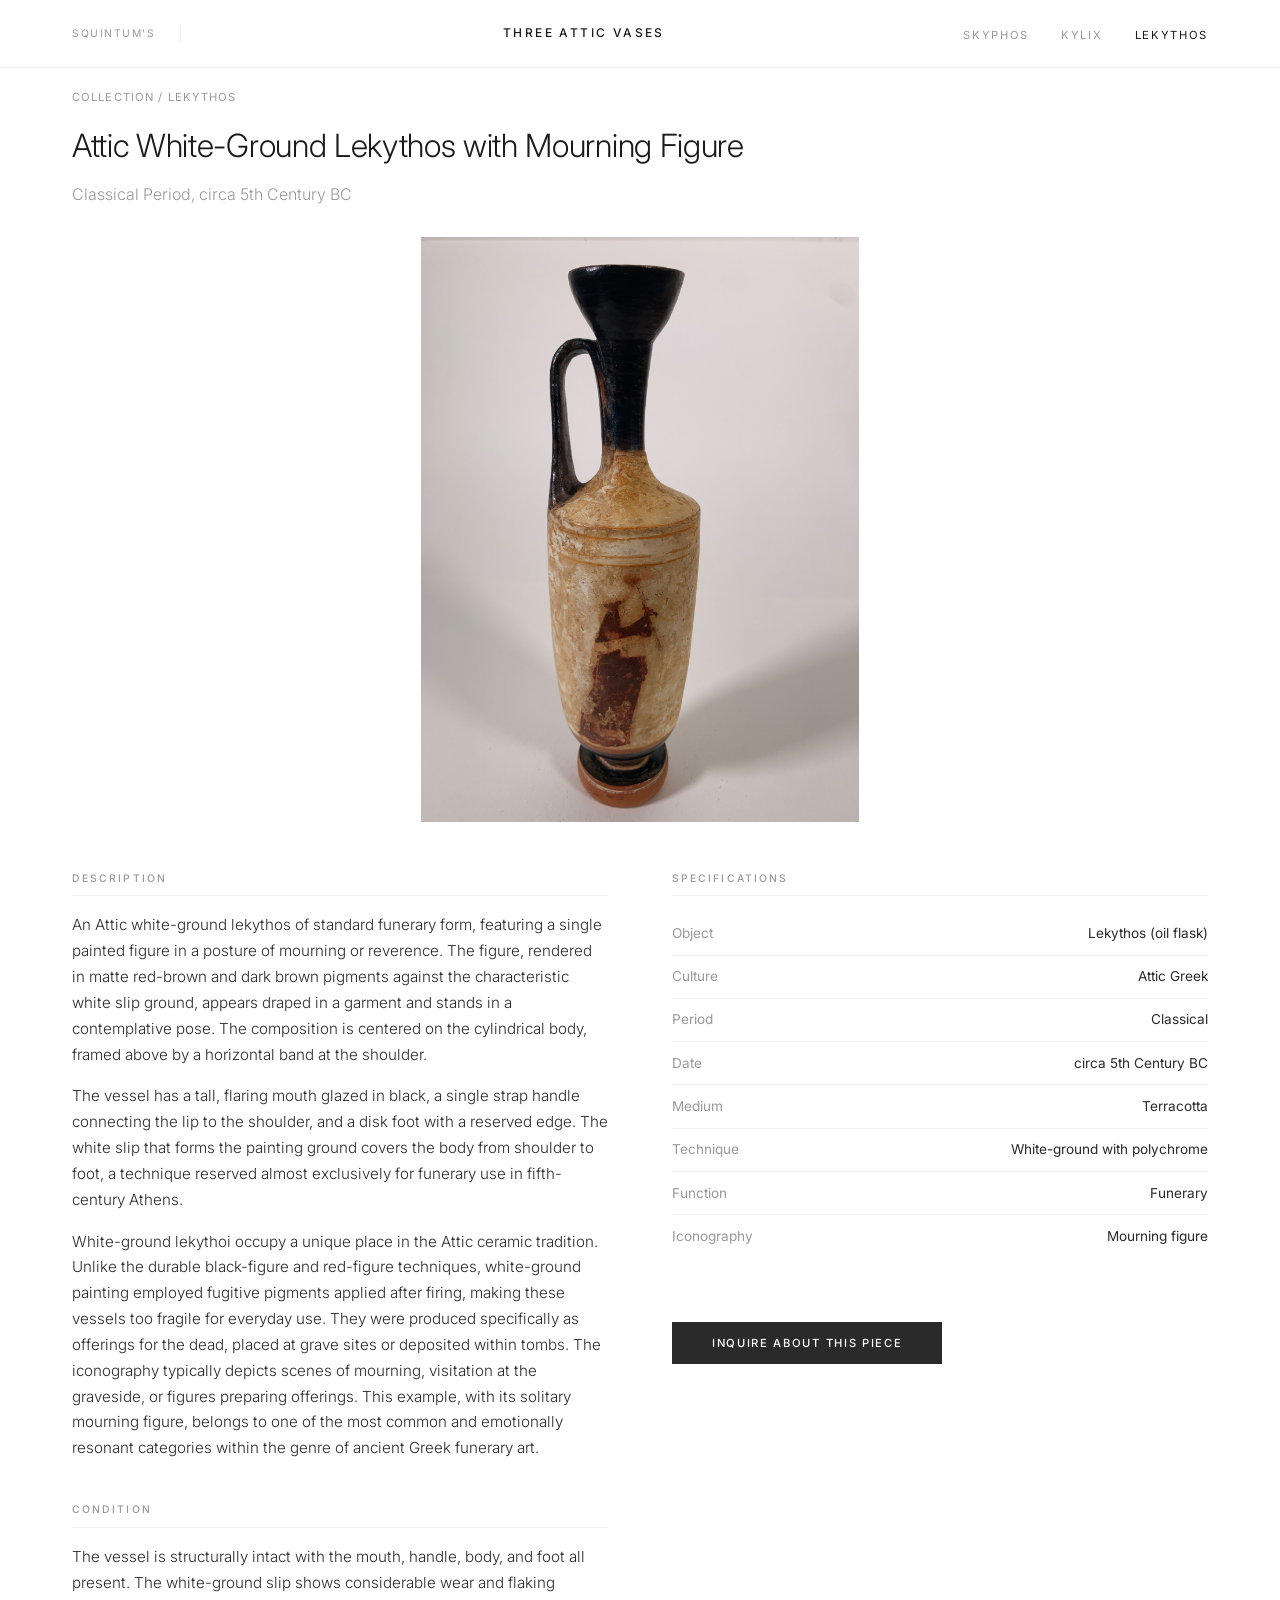
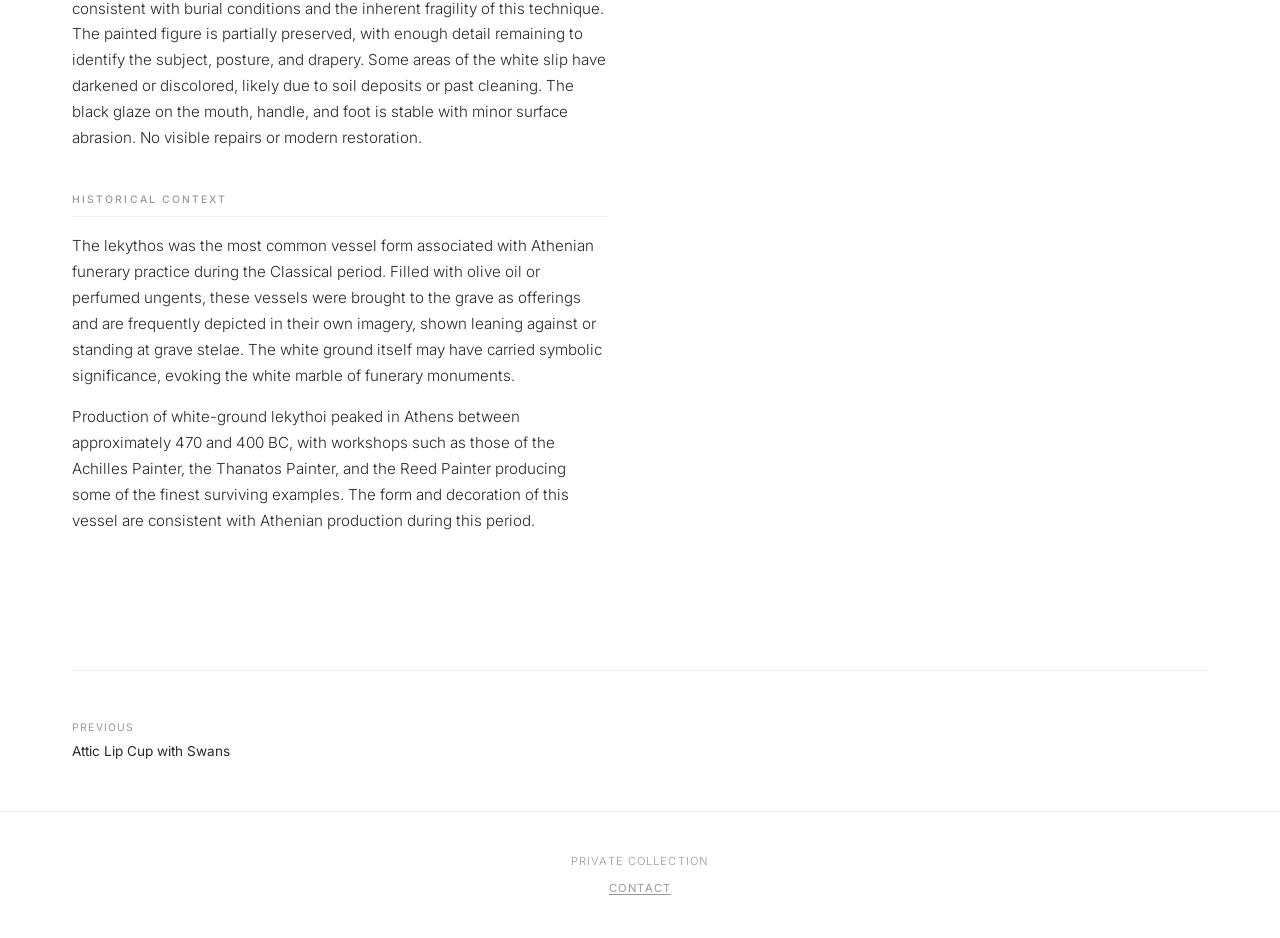
<file: vases/lekythos.html>
<!DOCTYPE html>
<html lang="en">
<head>
  <meta charset="UTF-8">
  <meta name="viewport" content="width=device-width, initial-scale=1.0">
  <title>Attic White-Ground Lekythos with Mourning Figure (5th Century BC) | Ancient Greek Pottery</title>
  <meta name="description" content="An Attic white-ground lekythos depicting a mourning figure, a funerary oil flask from Classical Athens, circa 5th century BC. White slip ground with polychrome painted decoration. A vessel type produced for burial offerings and grave visitation rituals. From a private collection.">
  <meta name="keywords" content="white-ground lekythos, Attic funerary pottery, ancient Greek ceramics, Classical Athens, mourning figure, Greek burial vessel, 5th century BC, funerary art, Greek antiquities, grave offerings">
  <link rel="canonical" href="https://squintum.com/vases/lekythos.html">

  <!-- Open Graph -->
  <meta property="og:title" content="Attic White-Ground Lekythos with Mourning Figure (5th Century BC)">
  <meta property="og:description" content="An Attic white-ground lekythos depicting a mourning figure. Funerary oil flask from Classical Athens, circa 5th century BC. White slip ground with polychrome painted decoration.">
  <meta property="og:image" content="https://squintum.com/vases/images/white-ground-lekythos-with-mourner.jpg">
  <meta property="og:url" content="https://squintum.com/vases/lekythos.html">
  <meta property="og:type" content="article">
  <meta property="og:site_name" content="Squintum's">

  <!-- Twitter Card -->
  <meta name="twitter:card" content="summary_large_image">
  <meta name="twitter:title" content="Attic White-Ground Lekythos with Mourning Figure (5th Century BC)">
  <meta name="twitter:description" content="An Attic white-ground lekythos depicting a mourning figure. Funerary oil flask from Classical Athens, circa 5th century BC.">
  <meta name="twitter:image" content="https://squintum.com/vases/images/white-ground-lekythos-with-mourner.jpg">

  <link rel="stylesheet" href="style.css">

  <!-- Structured Data -->
  <script type="application/ld+json">
  {
    "@context": "https://schema.org",
    "@type": "VisualArtwork",
    "name": "Attic White-Ground Lekythos with Mourning Figure",
    "alternateName": "White-Ground Funerary Lekythos",
    "description": "An Attic white-ground lekythos of standard funerary form, featuring a single painted figure in a posture of mourning or reverence. Rendered in matte red-brown and dark brown pigments against the characteristic white slip ground. Tall flaring mouth glazed in black, single strap handle, and disk foot with reserved edge. The white-ground technique was reserved almost exclusively for funerary use in fifth-century Athens.",
    "dateCreated": "circa 5th century BC",
    "artMedium": "Terracotta",
    "artform": "Lekythos (oil flask)",
    "artworkSurface": "Terracotta with white slip ground",
    "genre": "Attic white-ground funerary pottery",
    "image": "https://squintum.com/vases/images/white-ground-lekythos-with-mourner.jpg",
    "temporalCoverage": "-0499/-0400",
    "locationCreated": {
      "@type": "Place",
      "name": "Athens, Attica, Greece"
    },
    "about": [
      {
        "@type": "Thing",
        "name": "Classical Greek pottery"
      },
      {
        "@type": "Thing",
        "name": "Athenian funerary practices"
      },
      {
        "@type": "Thing",
        "name": "White-ground technique"
      },
      {
        "@type": "Thing",
        "name": "Ancient Greek burial offerings"
      }
    ],
    "isPartOf": {
      "@type": "Collection",
      "name": "Three Attic Vases",
      "url": "https://squintum.com/vases/index.html"
    },
    "conditionOfAccess": "Available for inquiry",
    "mainEntityOfPage": "https://squintum.com/vases/lekythos.html"
  }
  </script>
</head>
<body>

  <nav class="site-nav" aria-label="Main navigation">
    <div class="nav-inner">
      <a href="/" class="nav-parent">Squintum's</a>
      <a href="index.html" class="site-title">Three Attic Vases</a>
      <ul class="nav-links">
        <li><a href="skyphos.html">Skyphos</a></li>
        <li><a href="kylix.html">Kylix</a></li>
        <li><a href="lekythos.html" class="active" aria-current="page">Lekythos</a></li>
      </ul>
    </div>
  </nav>

  <div class="hero-spacer"></div>

  <main class="page-container">

    <article>

      <header class="detail-hero">
        <nav class="breadcrumb" aria-label="Breadcrumb">
          <a href="index.html">Collection</a> / Lekythos
        </nav>
        <h1>Attic White-Ground Lekythos with Mourning Figure</h1>
        <p class="detail-date">Classical Period, circa 5th Century BC</p>
      </header>

      <div class="gallery">
        <figure class="gallery-main">
          <img src="images/white-ground-lekythos-with-mourner.jpg" alt="Attic White-Ground Lekythos depicting a mourning figure in matte polychrome on white slip, with black-glazed mouth and handle, circa 5th century BC" id="gallery-main-img" width="3024" height="4032">
        </figure>
      </div>

      <div class="detail-content">

        <div class="content-left">

          <section class="detail-text">
            <h2 class="section-label">Description</h2>
            <p>An Attic white-ground lekythos of standard funerary form, featuring a single painted figure in a posture of mourning or reverence. The figure, rendered in matte red-brown and dark brown pigments against the characteristic white slip ground, appears draped in a garment and stands in a contemplative pose. The composition is centered on the cylindrical body, framed above by a horizontal band at the shoulder.</p>
            <p>The vessel has a tall, flaring mouth glazed in black, a single strap handle connecting the lip to the shoulder, and a disk foot with a reserved edge. The white slip that forms the painting ground covers the body from shoulder to foot, a technique reserved almost exclusively for funerary use in fifth-century Athens.</p>
            <p>White-ground lekythoi occupy a unique place in the Attic ceramic tradition. Unlike the durable black-figure and red-figure techniques, white-ground painting employed fugitive pigments applied after firing, making these vessels too fragile for everyday use. They were produced specifically as offerings for the dead, placed at grave sites or deposited within tombs. The iconography typically depicts scenes of mourning, visitation at the graveside, or figures preparing offerings. This example, with its solitary mourning figure, belongs to one of the most common and emotionally resonant categories within the genre of ancient Greek funerary art.</p>
          </section>

          <section class="detail-text">
            <h2 class="section-label">Condition</h2>
            <p>The vessel is structurally intact with the mouth, handle, body, and foot all present. The white-ground slip shows considerable wear and flaking consistent with burial conditions and the inherent fragility of this technique. The painted figure is partially preserved, with enough detail remaining to identify the subject, posture, and drapery. Some areas of the white slip have darkened or discolored, likely due to soil deposits or past cleaning. The black glaze on the mouth, handle, and foot is stable with minor surface abrasion. No visible repairs or modern restoration.</p>
          </section>

          <section class="detail-text">
            <h2 class="section-label">Historical Context</h2>
            <p>The lekythos was the most common vessel form associated with Athenian funerary practice during the Classical period. Filled with olive oil or perfumed ungents, these vessels were brought to the grave as offerings and are frequently depicted in their own imagery, shown leaning against or standing at grave stelae. The white ground itself may have carried symbolic significance, evoking the white marble of funerary monuments.</p>
            <p>Production of white-ground lekythoi peaked in Athens between approximately 470 and 400 BC, with workshops such as those of the Achilles Painter, the Thanatos Painter, and the Reed Painter producing some of the finest surviving examples. The form and decoration of this vessel are consistent with Athenian production during this period.</p>
          </section>

        </div>

        <div class="content-right">

          <section>
            <h2 class="section-label">Specifications</h2>
            <dl class="specs-table">
              <div class="spec-row">
                <dt class="spec-label">Object</dt>
                <dd class="spec-value">Lekythos (oil flask)</dd>
              </div>
              <div class="spec-row">
                <dt class="spec-label">Culture</dt>
                <dd class="spec-value">Attic Greek</dd>
              </div>
              <div class="spec-row">
                <dt class="spec-label">Period</dt>
                <dd class="spec-value">Classical</dd>
              </div>
              <div class="spec-row">
                <dt class="spec-label">Date</dt>
                <dd class="spec-value">circa 5th Century BC</dd>
              </div>
              <div class="spec-row">
                <dt class="spec-label">Medium</dt>
                <dd class="spec-value">Terracotta</dd>
              </div>
              <div class="spec-row">
                <dt class="spec-label">Technique</dt>
                <dd class="spec-value">White-ground with polychrome</dd>
              </div>
              <div class="spec-row">
                <dt class="spec-label">Function</dt>
                <dd class="spec-value">Funerary</dd>
              </div>
              <div class="spec-row">
                <dt class="spec-label">Iconography</dt>
                <dd class="spec-value">Mourning figure</dd>
              </div>
            </dl>
          </section>

          <button class="inquire-btn" onclick="openInquiry()">Inquire About This Piece</button>

        </div>

      </div>

    </article>

    <nav class="detail-nav" aria-label="Collection navigation">
      <a href="kylix.html">
        <span class="nav-label">Previous</span>
        <span class="nav-title">Attic Lip Cup with Swans</span>
      </a>
      <div></div>
    </nav>

  </main>

  <footer>
    <p>Private Collection</p>
    <p class="footer-contact"><button onclick="openInquiry()">Contact</button></p>
  </footer>

  <div class="inquiry-overlay" id="inquiry-overlay">
    <div class="inquiry-modal">
      <button class="modal-close" onclick="closeInquiry()">&times;</button>
      <h3>Inquiry</h3>
      <p class="modal-subject">Attic White-Ground Lekythos with Mourning Figure</p>
      <form id="inquiry-form" action="https://formspree.io/f/xzepezjp" method="POST">
        <input type="hidden" name="subject" value="Inquiry: Attic White-Ground Lekythos with Mourning Figure">
        <input type="hidden" name="_subject" value="Inquiry: Attic White-Ground Lekythos with Mourning Figure">
        <label for="name">Name</label>
        <input type="text" id="name" name="name" required>
        <label for="email">Email</label>
        <input type="email" id="email" name="email" required>
        <label for="message">Message</label>
        <textarea id="message" name="message" placeholder="I am interested in learning more about this piece."></textarea>
        <button type="submit" class="submit-btn">Send Inquiry</button>
      </form>
      <div class="form-success" id="form-success">
        <p>Thank you for your inquiry.</p>
        <p class="success-sub">We will respond as soon as possible.</p>
      </div>
    </div>
  </div>

  <script src="zoom.js"></script>
  <script>
    function openInquiry() {
      document.getElementById('inquiry-overlay').classList.add('active');
    }
    function closeInquiry() {
      document.getElementById('inquiry-overlay').classList.remove('active');
    }
    document.getElementById('inquiry-overlay').addEventListener('click', function(e) {
      if (e.target === this) closeInquiry();
    });
    document.addEventListener('keydown', function(e) {
      if (e.key === 'Escape') closeInquiry();
    });
    document.getElementById('inquiry-form').addEventListener('submit', function(e) {
      e.preventDefault();
      var form = this;
      fetch(form.action, {
        method: 'POST',
        body: new FormData(form),
        headers: { 'Accept': 'application/json' }
      }).then(function(response) {
        if (response.ok) {
          form.style.display = 'none';
          document.getElementById('form-success').style.display = 'block';
        }
      });
    });
  </script>

</body>
</html>
</file>
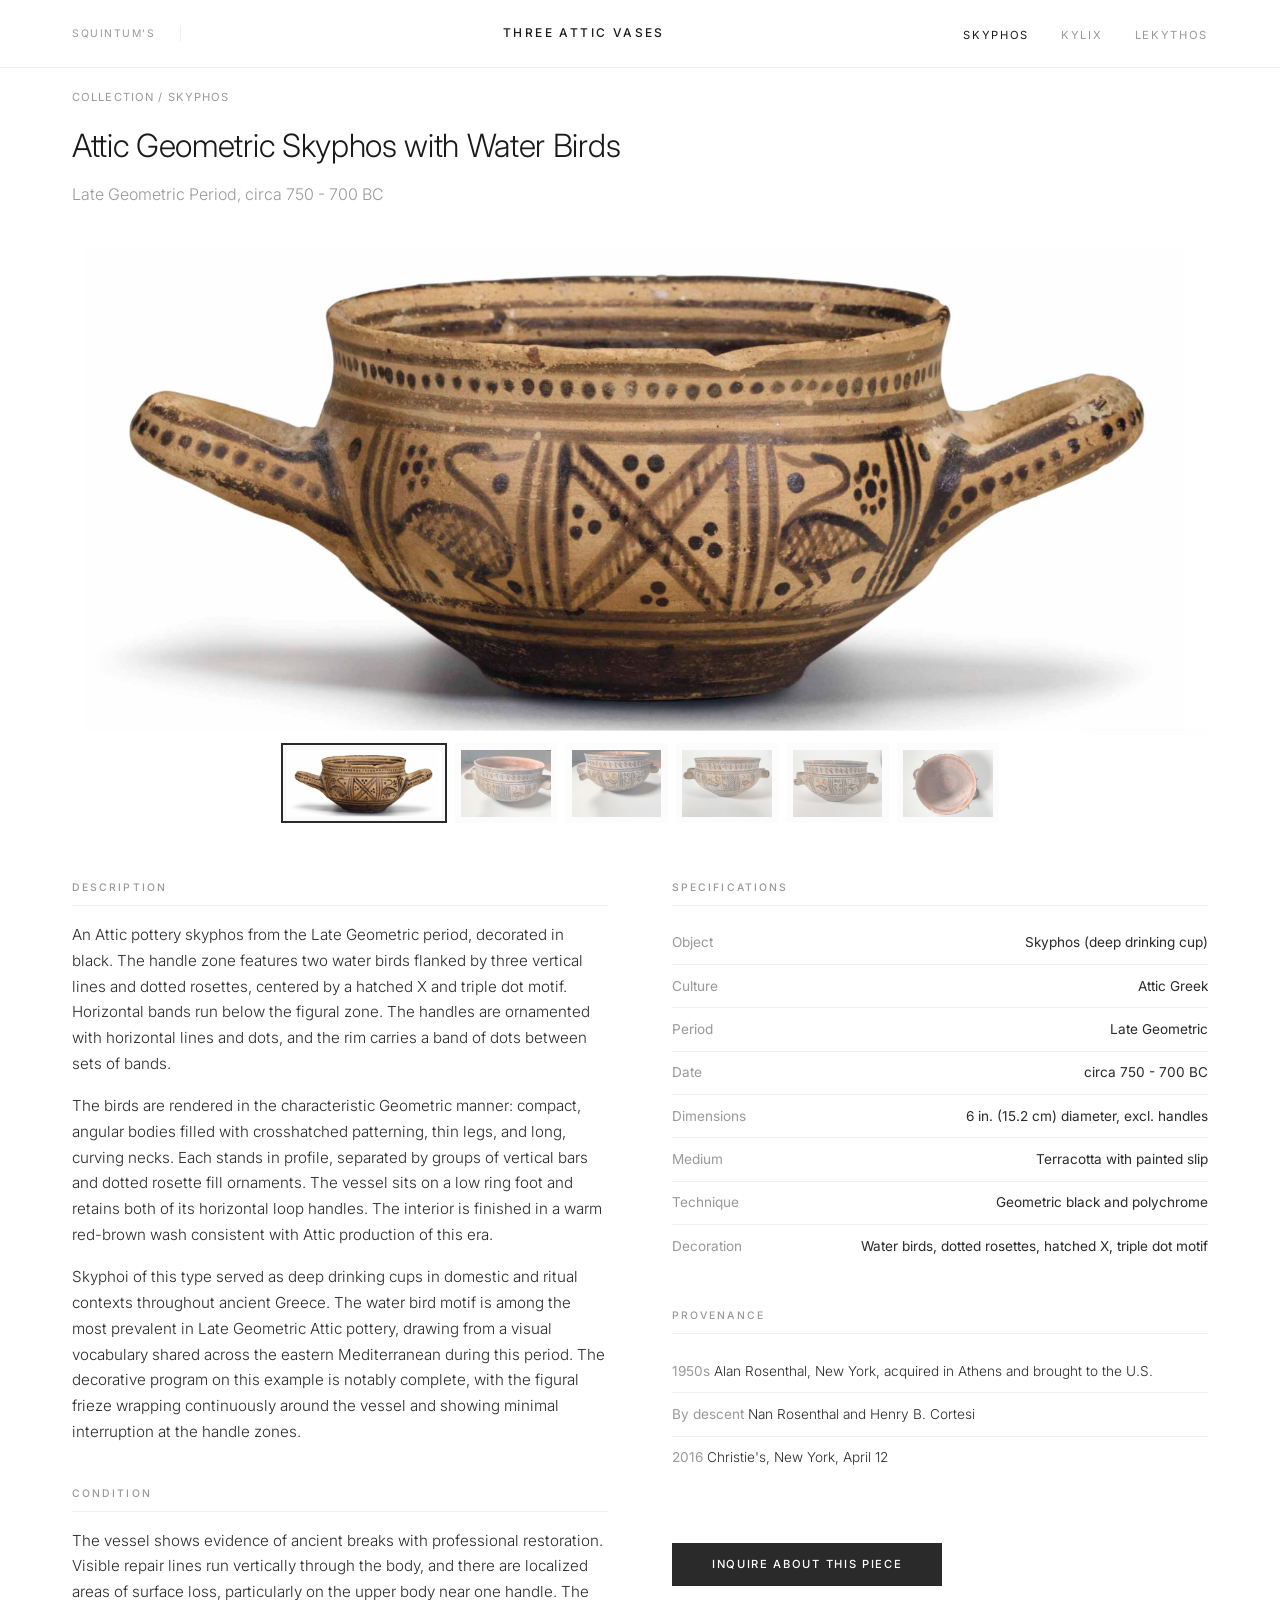
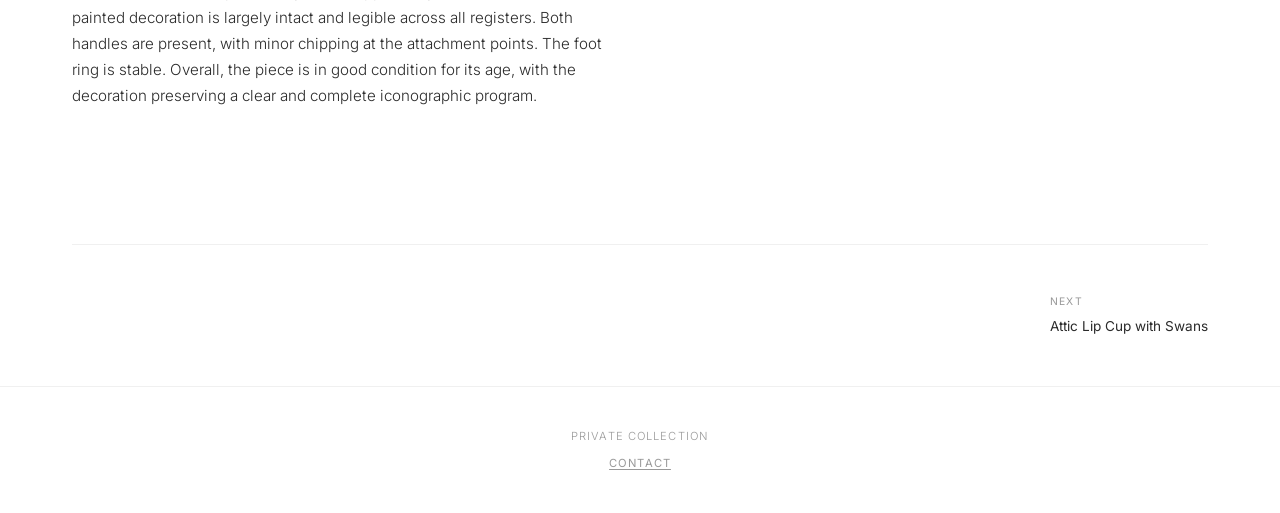
<file: vases/skyphos.html>
<!DOCTYPE html>
<html lang="en">
<head>
  <meta charset="UTF-8">
  <meta name="viewport" content="width=device-width, initial-scale=1.0">
  <title>Attic Geometric Skyphos with Water Birds (750-700 BC) | Ancient Greek Pottery</title>
  <meta name="description" content="An Attic Geometric skyphos (deep drinking cup) decorated with water birds, dotted rosettes, and hatched X motif. Late Geometric period, circa 750-700 BC. 6 in. diameter. Provenance: Alan Rosenthal, New York (acquired in Athens, mid-1950s); Nan Rosenthal and Henry B. Cortesi; Christie's New York 2016.">
  <meta name="keywords" content="Attic Geometric skyphos, ancient Greek pottery, water birds, Late Geometric period, Greek ceramics, terracotta drinking cup, 8th century BC, Greek antiquities">
  <link rel="canonical" href="https://squintum.com/vases/skyphos.html">

  <!-- Open Graph -->
  <meta property="og:title" content="Attic Geometric Skyphos with Water Birds (750-700 BC)">
  <meta property="og:description" content="An Attic Geometric skyphos with continuous frieze of stylized water birds. Late Geometric period, circa 750-700 BC. Terracotta with polychrome painted slip.">
  <meta property="og:image" content="https://squintum.com/vases/images/skyphos-with-water-birds-01.jpg">
  <meta property="og:url" content="https://squintum.com/vases/skyphos.html">
  <meta property="og:type" content="article">
  <meta property="og:site_name" content="Squintum's">

  <!-- Twitter Card -->
  <meta name="twitter:card" content="summary_large_image">
  <meta name="twitter:title" content="Attic Geometric Skyphos with Water Birds (750-700 BC)">
  <meta name="twitter:description" content="An Attic Geometric skyphos with continuous frieze of stylized water birds. Late Geometric period, circa 750-700 BC.">
  <meta name="twitter:image" content="https://squintum.com/vases/images/skyphos-with-water-birds-01.jpg">

  <link rel="stylesheet" href="style.css">

  <!-- Structured Data -->
  <script type="application/ld+json">
  {
    "@context": "https://schema.org",
    "@type": "VisualArtwork",
    "name": "Attic Geometric Skyphos with Water Birds",
    "description": "An Attic pottery skyphos from the Late Geometric period, decorated in black. The handle zone features two water birds flanked by three vertical lines and dotted rosettes, centered by a hatched X and triple dot motif. Horizontal bands below, handles ornamented with horizontal lines and dots, rim with a band of dots between sets of bands. Provenance: Alan Rosenthal, New York (acquired in Athens, mid-1950s); by descent to Nan Rosenthal and Henry B. Cortesi; Christie's, New York, April 12, 2016.",
    "dateCreated": "circa 750-700 BC",
    "artMedium": "Terracotta with painted slip",
    "artform": "Skyphos (deep drinking cup)",
    "artworkSurface": "Terracotta",
    "genre": "Ancient Greek Geometric pottery",
    "image": [
      "https://squintum.com/vases/images/skyphos-with-water-birds-01.jpg",
      "https://squintum.com/vases/images/skyphos-01.jpg",
      "https://squintum.com/vases/images/skyphos-02.jpg",
      "https://squintum.com/vases/images/skyphos.jpg"
    ],
    "width": {
      "@type": "QuantitativeValue",
      "value": 6,
      "unitCode": "INH",
      "name": "6 inches (15.2 cm) diameter, excluding handles"
    },
    "temporalCoverage": "-0750/-0700",
    "locationCreated": {
      "@type": "Place",
      "name": "Attica, Greece"
    },
    "about": [
      {
        "@type": "Thing",
        "name": "Late Geometric period"
      },
      {
        "@type": "Thing",
        "name": "Water bird motif in Greek pottery"
      },
      {
        "@type": "Thing",
        "name": "Ancient Greek ceramics"
      }
    ],
    "isPartOf": {
      "@type": "Collection",
      "name": "Three Attic Vases",
      "url": "https://squintum.com/vases/index.html"
    },
    "conditionOfAccess": "Available for inquiry",
    "mainEntityOfPage": "https://squintum.com/vases/skyphos.html"
  }
  </script>
</head>
<body>

  <nav class="site-nav" aria-label="Main navigation">
    <div class="nav-inner">
      <a href="/" class="nav-parent">Squintum's</a>
      <a href="index.html" class="site-title">Three Attic Vases</a>
      <ul class="nav-links">
        <li><a href="skyphos.html" class="active" aria-current="page">Skyphos</a></li>
        <li><a href="kylix.html">Kylix</a></li>
        <li><a href="lekythos.html">Lekythos</a></li>
      </ul>
    </div>
  </nav>

  <div class="hero-spacer"></div>

  <main class="page-container">

    <article>

      <header class="detail-hero">
        <nav class="breadcrumb" aria-label="Breadcrumb">
          <a href="index.html">Collection</a> / Skyphos
        </nav>
        <h1>Attic Geometric Skyphos with Water Birds</h1>
        <p class="detail-date">Late Geometric Period, circa 750 - 700 BC</p>
      </header>

      <div class="gallery">
        <figure class="gallery-main">
          <img src="images/skyphos-with-water-birds-01.jpg" alt="Attic Geometric Skyphos with water birds, front view showing continuous bird frieze and geometric ornament" id="gallery-main-img" width="3370" height="1479">
        </figure>
        <div class="gallery-thumbs">
          <img src="images/skyphos-with-water-birds-01.jpg" alt="Front view" class="active" onclick="setMainImage(this)">
          <img src="images/skyphos-01.jpg" alt="Side A: water birds with crosshatch bodies" onclick="setMainImage(this)">
          <img src="images/skyphos-02.jpg" alt="Side B: water bird frieze continuation" onclick="setMainImage(this)">
          <img src="images/skyphos.jpg" alt="Full view showing handles and repairs" onclick="setMainImage(this)">
          <img src="images/skyphos-with-water-birds-02.jpg" alt="Bird frieze close-up with crosshatch patterning" onclick="setMainImage(this)">
          <img src="images/skyphos-with-water-birds-03jpg.jpg" alt="Interior view showing red-brown wash" onclick="setMainImage(this)">
        </div>
      </div>

      <div class="detail-content">

        <div class="content-left">

          <section class="detail-text">
            <h2 class="section-label">Description</h2>
            <p>An Attic pottery skyphos from the Late Geometric period, decorated in black. The handle zone features two water birds flanked by three vertical lines and dotted rosettes, centered by a hatched X and triple dot motif. Horizontal bands run below the figural zone. The handles are ornamented with horizontal lines and dots, and the rim carries a band of dots between sets of bands.</p>
            <p>The birds are rendered in the characteristic Geometric manner: compact, angular bodies filled with crosshatched patterning, thin legs, and long, curving necks. Each stands in profile, separated by groups of vertical bars and dotted rosette fill ornaments. The vessel sits on a low ring foot and retains both of its horizontal loop handles. The interior is finished in a warm red-brown wash consistent with Attic production of this era.</p>
            <p>Skyphoi of this type served as deep drinking cups in domestic and ritual contexts throughout ancient Greece. The water bird motif is among the most prevalent in Late Geometric Attic pottery, drawing from a visual vocabulary shared across the eastern Mediterranean during this period. The decorative program on this example is notably complete, with the figural frieze wrapping continuously around the vessel and showing minimal interruption at the handle zones.</p>
          </section>

          <section class="detail-text">
            <h2 class="section-label">Condition</h2>
            <p>The vessel shows evidence of ancient breaks with professional restoration. Visible repair lines run vertically through the body, and there are localized areas of surface loss, particularly on the upper body near one handle. The painted decoration is largely intact and legible across all registers. Both handles are present, with minor chipping at the attachment points. The foot ring is stable. Overall, the piece is in good condition for its age, with the decoration preserving a clear and complete iconographic program.</p>
          </section>

        </div>

        <div class="content-right">

          <section>
            <h2 class="section-label">Specifications</h2>
            <dl class="specs-table">
              <div class="spec-row">
                <dt class="spec-label">Object</dt>
                <dd class="spec-value">Skyphos (deep drinking cup)</dd>
              </div>
              <div class="spec-row">
                <dt class="spec-label">Culture</dt>
                <dd class="spec-value">Attic Greek</dd>
              </div>
              <div class="spec-row">
                <dt class="spec-label">Period</dt>
                <dd class="spec-value">Late Geometric</dd>
              </div>
              <div class="spec-row">
                <dt class="spec-label">Date</dt>
                <dd class="spec-value">circa 750 - 700 BC</dd>
              </div>
              <div class="spec-row">
                <dt class="spec-label">Dimensions</dt>
                <dd class="spec-value">6 in. (15.2 cm) diameter, excl. handles</dd>
              </div>
              <div class="spec-row">
                <dt class="spec-label">Medium</dt>
                <dd class="spec-value">Terracotta with painted slip</dd>
              </div>
              <div class="spec-row">
                <dt class="spec-label">Technique</dt>
                <dd class="spec-value">Geometric black and polychrome</dd>
              </div>
              <div class="spec-row">
                <dt class="spec-label">Decoration</dt>
                <dd class="spec-value">Water birds, dotted rosettes, hatched X, triple dot motif</dd>
              </div>
            </dl>
          </section>

          <section>
            <h2 class="section-label">Provenance</h2>
            <ol class="provenance-list">
              <li>
                <span class="prov-date">1950s</span>
                Alan Rosenthal, New York, acquired in Athens and brought to the U.S.
              </li>
              <li>
                <span class="prov-date">By descent</span>
                Nan Rosenthal and Henry B. Cortesi
              </li>
              <li>
                <span class="prov-date">2016</span>
                Christie's, New York, April 12
              </li>
            </ol>
          </section>

          <button class="inquire-btn" onclick="openInquiry()">Inquire About This Piece</button>

        </div>

      </div>

    </article>

    <nav class="detail-nav" aria-label="Collection navigation">
      <div></div>
      <a href="kylix.html">
        <span class="nav-label">Next</span>
        <span class="nav-title">Attic Lip Cup with Swans</span>
      </a>
    </nav>

  </main>

  <footer>
    <p>Private Collection</p>
    <p class="footer-contact"><button onclick="openInquiry()">Contact</button></p>
  </footer>

  <div class="inquiry-overlay" id="inquiry-overlay">
    <div class="inquiry-modal">
      <button class="modal-close" onclick="closeInquiry()">&times;</button>
      <h3>Inquiry</h3>
      <p class="modal-subject">Attic Geometric Skyphos with Water Birds</p>
      <form id="inquiry-form" action="https://formspree.io/f/xzepezjp" method="POST">
        <input type="hidden" name="subject" value="Inquiry: Attic Geometric Skyphos with Water Birds">
        <input type="hidden" name="_subject" value="Inquiry: Attic Geometric Skyphos with Water Birds">
        <label for="name">Name</label>
        <input type="text" id="name" name="name" required>
        <label for="email">Email</label>
        <input type="email" id="email" name="email" required>
        <label for="message">Message</label>
        <textarea id="message" name="message" placeholder="I am interested in learning more about this piece."></textarea>
        <button type="submit" class="submit-btn">Send Inquiry</button>
      </form>
      <div class="form-success" id="form-success">
        <p>Thank you for your inquiry.</p>
        <p class="success-sub">We will respond as soon as possible.</p>
      </div>
    </div>
  </div>

  <script src="zoom.js"></script>
  <script>
    function setMainImage(thumb) {
      if (typeof resetZoom === 'function') resetZoom();
      document.getElementById('gallery-main-img').src = thumb.src;
      document.getElementById('gallery-main-img').alt = thumb.alt;
      document.querySelectorAll('.gallery-thumbs img').forEach(function(t) {
        t.classList.remove('active');
      });
      thumb.classList.add('active');
    }
    function openInquiry() {
      document.getElementById('inquiry-overlay').classList.add('active');
    }
    function closeInquiry() {
      document.getElementById('inquiry-overlay').classList.remove('active');
    }
    document.getElementById('inquiry-overlay').addEventListener('click', function(e) {
      if (e.target === this) closeInquiry();
    });
    document.addEventListener('keydown', function(e) {
      if (e.key === 'Escape') closeInquiry();
    });
    document.getElementById('inquiry-form').addEventListener('submit', function(e) {
      e.preventDefault();
      var form = this;
      fetch(form.action, {
        method: 'POST',
        body: new FormData(form),
        headers: { 'Accept': 'application/json' }
      }).then(function(response) {
        if (response.ok) {
          form.style.display = 'none';
          document.getElementById('form-success').style.display = 'block';
        }
      });
    });
  </script>

</body>
</html>
</file>
<file: collection/style.css>
@import url('https://fonts.googleapis.com/css2?family=Inter:wght@300;400;500;600&display=swap');

*, *::before, *::after {
  margin: 0;
  padding: 0;
  box-sizing: border-box;
}

:root {
  --white: #ffffff;
  --off-white: #fafafa;
  --light-gray: #f0f0f0;
  --mid-gray: #999999;
  --dark-gray: #2a2a2a;
  --near-black: #1a1a1a;
  --accent: #3a3a3a;
}

html {
  font-size: 16px;
  scroll-behavior: smooth;
}

body {
  font-family: 'Inter', -apple-system, BlinkMacSystemFont, sans-serif;
  color: var(--dark-gray);
  background: var(--white);
  line-height: 1.7;
  font-weight: 300;
  -webkit-font-smoothing: antialiased;
  -moz-osx-font-smoothing: grayscale;
}

/* ---- LOGIN ---- */

.login-screen {
  min-height: 100vh;
  display: flex;
  align-items: center;
  justify-content: center;
}

.login-box {
  width: 100%;
  max-width: 360px;
  padding: 0 2rem;
  text-align: center;
}

.login-box h1 {
  font-size: 0.65rem;
  font-weight: 500;
  letter-spacing: 0.2em;
  text-transform: uppercase;
  color: var(--mid-gray);
  margin-bottom: 2rem;
}

.login-box input {
  width: 100%;
  font-family: 'Inter', sans-serif;
  font-size: 0.9rem;
  font-weight: 300;
  color: var(--dark-gray);
  border: 1px solid var(--light-gray);
  padding: 0.75rem;
  margin-bottom: 1rem;
  outline: none;
  text-align: center;
  transition: border-color 0.3s ease;
  background: var(--white);
}

.login-box input:focus {
  border-color: var(--mid-gray);
}

.login-box button {
  display: block;
  width: 100%;
  font-family: 'Inter', sans-serif;
  font-size: 0.7rem;
  font-weight: 500;
  letter-spacing: 0.15em;
  text-transform: uppercase;
  color: var(--white);
  background: var(--dark-gray);
  border: none;
  padding: 0.9rem;
  cursor: pointer;
  transition: background 0.3s ease;
}

.login-box button:hover {
  background: var(--near-black);
}

.login-error {
  font-size: 0.8rem;
  color: #c0392b;
  margin-top: 0.75rem;
  display: none;
}

/* ---- NAV ---- */

.site-nav {
  position: fixed;
  top: 0;
  left: 0;
  right: 0;
  z-index: 100;
  background: rgba(255, 255, 255, 0.95);
  backdrop-filter: blur(12px);
  -webkit-backdrop-filter: blur(12px);
  border-bottom: 1px solid var(--light-gray);
}

.site-nav .nav-inner {
  max-width: 1200px;
  margin: 0 auto;
  padding: 1.25rem 2rem;
  display: flex;
  justify-content: space-between;
  align-items: center;
}

.site-nav .nav-parent {
  font-size: 0.65rem;
  font-weight: 400;
  letter-spacing: 0.15em;
  text-transform: uppercase;
  color: var(--mid-gray);
  text-decoration: none;
  margin-right: 1.5rem;
  padding-right: 1.5rem;
  border-right: 1px solid var(--light-gray);
  transition: color 0.3s ease;
}

.site-nav .nav-parent:hover {
  color: var(--near-black);
}

.site-nav .site-title {
  font-size: 0.75rem;
  font-weight: 500;
  letter-spacing: 0.2em;
  text-transform: uppercase;
  color: var(--near-black);
  text-decoration: none;
}

/* ---- LAYOUT ---- */

.page-container {
  max-width: 1200px;
  margin: 0 auto;
  padding: 0 2rem;
}

.hero-spacer {
  height: 4rem;
}

/* ---- COLLECTION INDEX ---- */

.collection-header {
  text-align: center;
  padding: 2rem 0 2rem;
}

.collection-header h1 {
  font-size: 2.25rem;
  font-weight: 300;
  letter-spacing: -0.01em;
  color: var(--near-black);
  margin-bottom: 1rem;
}

.collection-header .subtitle {
  font-size: 0.8rem;
  font-weight: 400;
  letter-spacing: 0.15em;
  text-transform: uppercase;
  color: var(--mid-gray);
}

.work-grid {
  display: grid;
  grid-template-columns: repeat(3, 1fr);
  gap: 2.5rem;
  padding-bottom: 6rem;
}

.work-card {
  text-decoration: none;
  color: inherit;
  display: block;
  transition: transform 0.3s ease;
}

.work-card:hover {
  transform: translateY(-4px);
}

.work-card .card-image {
  width: 100%;
  aspect-ratio: 1;
  overflow: hidden;
  background: var(--off-white);
  display: flex;
  align-items: center;
  justify-content: center;
  padding: 2rem;
}

.work-card .card-image img {
  max-width: 100%;
  max-height: 100%;
  width: auto;
  height: auto;
  object-fit: contain;
  transition: transform 0.5s ease;
}

.work-card:hover .card-image img {
  transform: scale(1.05);
}

.work-card .card-info {
  padding: 1.5rem 0;
}

.work-card .card-info .card-category {
  font-size: 0.7rem;
  font-weight: 400;
  letter-spacing: 0.1em;
  text-transform: uppercase;
  color: var(--mid-gray);
  margin-bottom: 0.5rem;
}

.work-card .card-info h2 {
  font-size: 1rem;
  font-weight: 500;
  color: var(--near-black);
  margin-bottom: 0.4rem;
}

.work-card .card-info .card-date {
  font-size: 0.8rem;
  color: var(--mid-gray);
  font-weight: 300;
}

.work-card .card-image.no-image {
  color: var(--mid-gray);
  font-size: 0.75rem;
  font-weight: 400;
  letter-spacing: 0.1em;
  text-transform: uppercase;
}

/* ---- DETAIL PAGES ---- */

.detail-hero {
  padding: 1.5rem 0 0.75rem;
}

.detail-hero .breadcrumb {
  font-size: 0.7rem;
  font-weight: 400;
  letter-spacing: 0.1em;
  text-transform: uppercase;
  color: var(--mid-gray);
  margin-bottom: 0.75rem;
}

.detail-hero .breadcrumb a {
  color: var(--mid-gray);
  text-decoration: none;
  transition: color 0.3s ease;
}

.detail-hero .breadcrumb a:hover {
  color: var(--near-black);
}

.detail-hero h1 {
  font-size: 2rem;
  font-weight: 300;
  color: var(--near-black);
  margin-bottom: 0.5rem;
  letter-spacing: -0.01em;
}

.detail-hero .detail-date {
  font-size: 1rem;
  color: var(--mid-gray);
  font-weight: 300;
}

.gallery {
  margin: 1rem 0;
}

.gallery-main {
  width: 100%;
  display: flex;
  align-items: center;
  justify-content: center;
  min-height: 400px;
  max-height: 70vh;
}

.gallery-main img {
  max-width: 100%;
  max-height: 65vh;
  width: auto;
  height: auto;
  object-fit: contain;
}

.gallery-thumbs {
  display: flex;
  gap: 0.5rem;
  margin-top: 0.5rem;
  justify-content: center;
  overflow-x: auto;
  padding-bottom: 0.5rem;
}

.gallery-thumbs img {
  height: 80px;
  width: auto;
  object-fit: contain;
  background: var(--off-white);
  padding: 0.4rem;
  cursor: pointer;
  opacity: 0.5;
  transition: opacity 0.3s ease;
  flex-shrink: 0;
}

.gallery-thumbs img:hover {
  opacity: 0.8;
}

.gallery-thumbs img.active {
  opacity: 1;
  outline: 2px solid var(--dark-gray);
  outline-offset: -2px;
}

.detail-content {
  display: grid;
  grid-template-columns: 1fr 1fr;
  gap: 4rem;
  padding: 2rem 0 4rem;
}

.section-label {
  font-size: 0.65rem;
  font-weight: 500;
  letter-spacing: 0.2em;
  text-transform: uppercase;
  color: var(--mid-gray);
  margin-bottom: 1rem;
  padding-bottom: 0.5rem;
  border-bottom: 1px solid var(--light-gray);
}

.detail-text {
  margin-bottom: 2.5rem;
}

.detail-text p {
  font-size: 0.95rem;
  margin-bottom: 1rem;
  color: var(--dark-gray);
}

.specs-table {
  width: 100%;
  margin-bottom: 2.5rem;
}

.specs-table .spec-row {
  display: flex;
  justify-content: space-between;
  padding: 0.6rem 0;
  border-bottom: 1px solid var(--light-gray);
  font-size: 0.85rem;
}

.specs-table .spec-row:last-child {
  border-bottom: none;
}

.spec-label {
  color: var(--mid-gray);
  font-weight: 400;
}

.spec-value {
  color: var(--dark-gray);
  font-weight: 400;
  text-align: right;
}

.provenance-list {
  list-style: none;
  margin-bottom: 2.5rem;
}

.provenance-list li {
  font-size: 0.85rem;
  padding: 0.6rem 0;
  border-bottom: 1px solid var(--light-gray);
  color: var(--dark-gray);
}

.provenance-list li:last-child {
  border-bottom: none;
}

.visually-hidden {
  position: absolute;
  width: 1px;
  height: 1px;
  padding: 0;
  margin: -1px;
  overflow: hidden;
  clip: rect(0, 0, 0, 0);
  white-space: nowrap;
  border: 0;
}

/* ---- FOOTER ---- */

footer {
  border-top: 1px solid var(--light-gray);
  padding: 2.5rem 0;
  text-align: center;
}

footer p {
  font-size: 0.7rem;
  color: var(--mid-gray);
  letter-spacing: 0.1em;
  text-transform: uppercase;
}

/* ---- DETAIL NAV (prev/next) ---- */

.detail-nav {
  display: flex;
  justify-content: space-between;
  padding: 3rem 0;
  border-top: 1px solid var(--light-gray);
  margin-top: 2rem;
}

.detail-nav a {
  text-decoration: none;
  color: var(--mid-gray);
  font-size: 0.75rem;
  font-weight: 400;
  letter-spacing: 0.1em;
  text-transform: uppercase;
  transition: color 0.3s ease;
}

.detail-nav a:hover {
  color: var(--near-black);
}

.detail-nav .nav-label {
  display: block;
  font-size: 0.65rem;
  margin-bottom: 0.25rem;
  color: var(--mid-gray);
}

.detail-nav .nav-title {
  color: var(--dark-gray);
  font-size: 0.85rem;
  font-weight: 400;
  letter-spacing: 0;
  text-transform: none;
}

/* ---- IMAGE ZOOM ---- */

.gallery-main.zoomable {
  cursor: zoom-in;
  overflow: hidden;
  position: relative;
}

.gallery-main.zoomed {
  cursor: grab;
}

.gallery-main.dragging {
  cursor: grabbing;
}

.gallery-main.zoomed img {
  will-change: transform;
  user-select: none;
  -webkit-user-select: none;
  pointer-events: none;
}

.gallery-main.zoomed::after {
  content: 'Click to reset';
  position: absolute;
  top: 0.75rem;
  right: 0.75rem;
  font-family: 'Inter', sans-serif;
  font-size: 0.65rem;
  font-weight: 500;
  letter-spacing: 0.1em;
  text-transform: uppercase;
  color: var(--white);
  background: rgba(0, 0, 0, 0.5);
  padding: 0.35rem 0.75rem;
  pointer-events: none;
  z-index: 10;
}

/* ---- RESPONSIVE ---- */

@media (max-width: 768px) {
  .site-nav .nav-inner {
    padding: 0.75rem 1rem;
    flex-wrap: wrap;
    gap: 0.25rem;
  }

  .site-nav .site-title {
    font-size: 0.65rem;
  }

  .page-container {
    padding: 0 1rem;
  }

  .hero-spacer {
    height: 3.5rem;
  }

  .collection-header {
    padding: 1.5rem 0 1.5rem;
  }

  .collection-header h1 {
    font-size: 1.5rem;
    margin-bottom: 0.75rem;
  }

  .work-grid {
    grid-template-columns: 1fr;
    gap: 1.5rem;
    padding-bottom: 2rem;
  }

  .work-card .card-image {
    padding: 1.25rem;
    aspect-ratio: 4 / 3;
  }

  .work-card .card-info {
    padding: 1rem 0;
  }

  .work-card:hover {
    transform: none;
  }

  .detail-hero {
    padding: 1rem 0 0.5rem;
  }

  .detail-hero h1 {
    font-size: 1.25rem;
    margin-bottom: 0.25rem;
  }

  .detail-hero .detail-date {
    font-size: 0.85rem;
  }

  .gallery {
    margin: 0.75rem 0;
  }

  .gallery-main {
    min-height: 200px;
    max-height: 50vh;
  }

  .gallery-main img {
    max-height: 45vh;
  }

  .gallery-thumbs {
    justify-content: flex-start;
    gap: 0.4rem;
  }

  .gallery-thumbs img {
    height: 56px;
    padding: 0.3rem;
  }

  .detail-content {
    grid-template-columns: 1fr;
    gap: 1.5rem;
    padding: 1.5rem 0 2rem;
  }

  .detail-text {
    margin-bottom: 1.5rem;
  }

  .detail-text p {
    font-size: 0.9rem;
  }

  .specs-table .spec-row {
    font-size: 0.8rem;
    padding: 0.5rem 0;
  }

  .provenance-list li {
    font-size: 0.8rem;
    padding: 0.5rem 0;
  }

  .detail-nav {
    flex-direction: column;
    gap: 1.25rem;
    padding: 2rem 0;
    margin-top: 1rem;
  }

  footer {
    padding: 1.5rem 0;
  }

  .login-box {
    padding: 0 1.5rem;
  }
}

@media (max-width: 380px) {
  .site-nav .nav-inner {
    flex-direction: column;
    gap: 0.35rem;
  }

  .detail-hero h1 {
    font-size: 1.1rem;
  }

  .collection-header h1 {
    font-size: 1.25rem;
  }

  .gallery-thumbs img {
    height: 48px;
  }
}
</file>
<file: vases/style.css>
@import url('https://fonts.googleapis.com/css2?family=Inter:wght@300;400;500;600&display=swap');

*, *::before, *::after {
  margin: 0;
  padding: 0;
  box-sizing: border-box;
}

:root {
  --white: #ffffff;
  --off-white: #fafafa;
  --light-gray: #f0f0f0;
  --mid-gray: #999999;
  --dark-gray: #2a2a2a;
  --near-black: #1a1a1a;
  --accent: #3a3a3a;
}

html {
  font-size: 16px;
  scroll-behavior: smooth;
}

body {
  font-family: 'Inter', -apple-system, BlinkMacSystemFont, sans-serif;
  color: var(--dark-gray);
  background: var(--white);
  line-height: 1.7;
  font-weight: 300;
  -webkit-font-smoothing: antialiased;
  -moz-osx-font-smoothing: grayscale;
}

/* ---- NAV ---- */

.site-nav {
  position: fixed;
  top: 0;
  left: 0;
  right: 0;
  z-index: 100;
  background: rgba(255, 255, 255, 0.95);
  backdrop-filter: blur(12px);
  -webkit-backdrop-filter: blur(12px);
  border-bottom: 1px solid var(--light-gray);
}

.site-nav .nav-inner {
  max-width: 1200px;
  margin: 0 auto;
  padding: 1.25rem 2rem;
  display: flex;
  justify-content: space-between;
  align-items: center;
}

.site-nav .nav-parent {
  font-size: 0.65rem;
  font-weight: 400;
  letter-spacing: 0.15em;
  text-transform: uppercase;
  color: var(--mid-gray);
  text-decoration: none;
  margin-right: 1.5rem;
  padding-right: 1.5rem;
  border-right: 1px solid var(--light-gray);
  transition: color 0.3s ease;
}

.site-nav .nav-parent:hover {
  color: var(--near-black);
}

.site-nav .site-title {
  font-size: 0.75rem;
  font-weight: 500;
  letter-spacing: 0.2em;
  text-transform: uppercase;
  color: var(--near-black);
  text-decoration: none;
}

.site-nav .nav-links {
  display: flex;
  gap: 2rem;
  list-style: none;
}

.site-nav .nav-links a {
  font-size: 0.7rem;
  font-weight: 400;
  letter-spacing: 0.15em;
  text-transform: uppercase;
  color: var(--mid-gray);
  text-decoration: none;
  transition: color 0.3s ease;
}

.site-nav .nav-links a:hover,
.site-nav .nav-links a.active {
  color: var(--near-black);
}

/* ---- LAYOUT ---- */

.page-container {
  max-width: 1200px;
  margin: 0 auto;
  padding: 0 2rem;
}

.hero-spacer {
  height: 4rem;
}

/* ---- HOME PAGE ---- */

.home-header {
  text-align: center;
  padding: 2rem 0 2rem;
}

.home-header h1 {
  font-size: 2.25rem;
  font-weight: 300;
  letter-spacing: -0.01em;
  color: var(--near-black);
  margin-bottom: 1rem;
}

.home-header .subtitle {
  font-size: 0.8rem;
  font-weight: 400;
  letter-spacing: 0.15em;
  text-transform: uppercase;
  color: var(--mid-gray);
}

.collection-intro {
  max-width: 720px;
  margin: 0 auto 3rem;
  text-align: center;
}

.collection-intro p {
  font-size: 0.95rem;
  line-height: 1.8;
  color: var(--dark-gray);
}

.vase-grid {
  display: grid;
  grid-template-columns: repeat(3, 1fr);
  gap: 2.5rem;
  padding-bottom: 6rem;
}

.vase-card {
  text-decoration: none;
  color: inherit;
  display: block;
  transition: transform 0.3s ease;
}

.vase-card:hover {
  transform: translateY(-4px);
}

.vase-card .card-image {
  width: 100%;
  aspect-ratio: 1;
  overflow: hidden;
  background: var(--off-white);
  display: flex;
  align-items: center;
  justify-content: center;
  padding: 2rem;
}

.vase-card .card-image img {
  max-width: 100%;
  max-height: 100%;
  width: auto;
  height: auto;
  object-fit: contain;
  transition: transform 0.5s ease;
}

.vase-card:hover .card-image img {
  transform: scale(1.05);
}

.vase-card .card-info {
  padding: 1.5rem 0;
}

.vase-card .card-info h2 {
  font-size: 1rem;
  font-weight: 500;
  color: var(--near-black);
  margin-bottom: 0.4rem;
}

.vase-card .card-info .card-date {
  font-size: 0.8rem;
  color: var(--mid-gray);
  font-weight: 300;
}

.vase-card .card-info .card-type {
  font-size: 0.7rem;
  font-weight: 400;
  letter-spacing: 0.1em;
  text-transform: uppercase;
  color: var(--mid-gray);
  margin-bottom: 0.5rem;
}

/* ---- DETAIL PAGES ---- */

.detail-hero {
  padding: 1.5rem 0 0.75rem;
}

.detail-hero .breadcrumb {
  font-size: 0.7rem;
  font-weight: 400;
  letter-spacing: 0.1em;
  text-transform: uppercase;
  color: var(--mid-gray);
  margin-bottom: 0.75rem;
}

.detail-hero .breadcrumb a {
  color: var(--mid-gray);
  text-decoration: none;
  transition: color 0.3s ease;
}

.detail-hero .breadcrumb a:hover {
  color: var(--near-black);
}

.detail-hero h1 {
  font-size: 2rem;
  font-weight: 300;
  color: var(--near-black);
  margin-bottom: 0.5rem;
  letter-spacing: -0.01em;
}

.detail-hero .detail-date {
  font-size: 1rem;
  color: var(--mid-gray);
  font-weight: 300;
}

.gallery {
  margin: 1rem 0;
}

.gallery-main {
  width: 100%;
  display: flex;
  align-items: center;
  justify-content: center;
  min-height: 400px;
  max-height: 70vh;
}

.gallery-main img {
  max-width: 100%;
  max-height: 65vh;
  width: auto;
  height: auto;
  object-fit: contain;
}

.gallery-thumbs {
  display: flex;
  gap: 0.5rem;
  margin-top: 0.5rem;
  justify-content: center;
  overflow-x: auto;
  padding-bottom: 0.5rem;
}

.gallery-thumbs img {
  height: 80px;
  width: auto;
  object-fit: contain;
  background: var(--off-white);
  padding: 0.4rem;
  cursor: pointer;
  opacity: 0.5;
  transition: opacity 0.3s ease;
  flex-shrink: 0;
}

.gallery-thumbs img:hover {
  opacity: 0.8;
}

.gallery-thumbs img.active {
  opacity: 1;
  outline: 2px solid var(--dark-gray);
  outline-offset: -2px;
}

.detail-content {
  display: grid;
  grid-template-columns: 1fr 1fr;
  gap: 4rem;
  padding: 2rem 0 4rem;
}

.detail-content .content-left {}

.detail-content .content-right {}

.section-label {
  font-size: 0.65rem;
  font-weight: 500;
  letter-spacing: 0.2em;
  text-transform: uppercase;
  color: var(--mid-gray);
  margin-bottom: 1rem;
  padding-bottom: 0.5rem;
  border-bottom: 1px solid var(--light-gray);
}

.detail-text {
  margin-bottom: 2.5rem;
}

.detail-text p {
  font-size: 0.95rem;
  margin-bottom: 1rem;
  color: var(--dark-gray);
}

.specs-table {
  width: 100%;
  margin-bottom: 2.5rem;
}

.specs-table .spec-row {
  display: flex;
  justify-content: space-between;
  padding: 0.6rem 0;
  border-bottom: 1px solid var(--light-gray);
  font-size: 0.85rem;
}

.specs-table .spec-row:last-child {
  border-bottom: none;
}

.spec-label {
  color: var(--mid-gray);
  font-weight: 400;
}

.spec-value {
  color: var(--dark-gray);
  font-weight: 400;
  text-align: right;
}

.provenance-list {
  list-style: none;
  margin-bottom: 2.5rem;
}

.provenance-list li {
  font-size: 0.85rem;
  padding: 0.6rem 0;
  border-bottom: 1px solid var(--light-gray);
  color: var(--dark-gray);
}

.provenance-list li:last-child {
  border-bottom: none;
}

.provenance-list .prov-date {
  color: var(--mid-gray);
  font-weight: 400;
}


/* ---- SEMANTIC DL/FIGURE ---- */

dl.specs-table {
  margin: 0 0 2.5rem;
}

dl.specs-table dt,
dl.specs-table dd {
  margin: 0;
}

.image-gallery figure {
  margin: 0;
}

.visually-hidden {
  position: absolute;
  width: 1px;
  height: 1px;
  padding: 0;
  margin: -1px;
  overflow: hidden;
  clip: rect(0, 0, 0, 0);
  white-space: nowrap;
  border: 0;
}

/* ---- INQUIRE BUTTON ---- */

.inquire-btn {
  display: inline-block;
  font-family: 'Inter', sans-serif;
  font-size: 0.7rem;
  font-weight: 500;
  letter-spacing: 0.15em;
  text-transform: uppercase;
  color: var(--white);
  background: var(--dark-gray);
  border: none;
  padding: 0.9rem 2.5rem;
  cursor: pointer;
  transition: background 0.3s ease;
  margin-top: 1.5rem;
}

.inquire-btn:hover {
  background: var(--near-black);
}

/* ---- INQUIRY MODAL ---- */

.inquiry-overlay {
  display: none;
  position: fixed;
  inset: 0;
  z-index: 1000;
  background: rgba(0, 0, 0, 0.6);
  align-items: center;
  justify-content: center;
}

.inquiry-overlay.active {
  display: flex;
}

.inquiry-modal {
  background: var(--white);
  width: 100%;
  max-width: 480px;
  padding: 2.5rem;
  position: relative;
  margin: 1rem;
}

.inquiry-modal .modal-close {
  position: absolute;
  top: 1rem;
  right: 1.25rem;
  background: none;
  border: none;
  font-size: 1.25rem;
  color: var(--mid-gray);
  cursor: pointer;
  font-family: 'Inter', sans-serif;
  line-height: 1;
  transition: color 0.3s ease;
}

.inquiry-modal .modal-close:hover {
  color: var(--near-black);
}

.inquiry-modal h3 {
  font-size: 0.65rem;
  font-weight: 500;
  letter-spacing: 0.2em;
  text-transform: uppercase;
  color: var(--mid-gray);
  margin-bottom: 0.5rem;
}

.inquiry-modal .modal-subject {
  font-size: 1.1rem;
  font-weight: 300;
  color: var(--near-black);
  margin-bottom: 1.5rem;
}

.inquiry-modal label {
  display: block;
  font-size: 0.7rem;
  font-weight: 500;
  letter-spacing: 0.1em;
  text-transform: uppercase;
  color: var(--mid-gray);
  margin-bottom: 0.35rem;
}

.inquiry-modal input,
.inquiry-modal textarea {
  width: 100%;
  font-family: 'Inter', sans-serif;
  font-size: 0.9rem;
  font-weight: 300;
  color: var(--dark-gray);
  border: 1px solid var(--light-gray);
  padding: 0.65rem 0.75rem;
  margin-bottom: 1rem;
  outline: none;
  transition: border-color 0.3s ease;
  background: var(--white);
}

.inquiry-modal input:focus,
.inquiry-modal textarea:focus {
  border-color: var(--mid-gray);
}

.inquiry-modal textarea {
  height: 100px;
  resize: vertical;
}

.inquiry-modal .submit-btn {
  display: block;
  width: 100%;
  font-family: 'Inter', sans-serif;
  font-size: 0.7rem;
  font-weight: 500;
  letter-spacing: 0.15em;
  text-transform: uppercase;
  color: var(--white);
  background: var(--dark-gray);
  border: none;
  padding: 0.9rem;
  cursor: pointer;
  transition: background 0.3s ease;
}

.inquiry-modal .submit-btn:hover {
  background: var(--near-black);
}

.inquiry-modal .form-success {
  display: none;
  text-align: center;
  padding: 2rem 0;
}

.inquiry-modal .form-success p {
  font-size: 0.95rem;
  color: var(--dark-gray);
  margin-bottom: 0.5rem;
}

.inquiry-modal .form-success .success-sub {
  font-size: 0.8rem;
  color: var(--mid-gray);
}

/* ---- FOOTER ---- */

footer {
  border-top: 1px solid var(--light-gray);
  padding: 2.5rem 0;
  text-align: center;
}

footer p {
  font-size: 0.7rem;
  color: var(--mid-gray);
  letter-spacing: 0.1em;
  text-transform: uppercase;
}

footer .footer-contact {
  margin-top: 0.5rem;
}

footer .footer-contact button {
  font-family: 'Inter', sans-serif;
  font-size: 0.7rem;
  font-weight: 400;
  letter-spacing: 0.1em;
  text-transform: uppercase;
  color: var(--mid-gray);
  background: none;
  border: none;
  cursor: pointer;
  text-decoration: underline;
  text-underline-offset: 2px;
  transition: color 0.3s ease;
}

footer .footer-contact button:hover {
  color: var(--near-black);
}

/* ---- DETAIL NAV (prev/next) ---- */

.detail-nav {
  display: flex;
  justify-content: space-between;
  padding: 3rem 0;
  border-top: 1px solid var(--light-gray);
  margin-top: 2rem;
}

.detail-nav a {
  text-decoration: none;
  color: var(--mid-gray);
  font-size: 0.75rem;
  font-weight: 400;
  letter-spacing: 0.1em;
  text-transform: uppercase;
  transition: color 0.3s ease;
}

.detail-nav a:hover {
  color: var(--near-black);
}

.detail-nav .nav-label {
  display: block;
  font-size: 0.65rem;
  margin-bottom: 0.25rem;
  color: var(--mid-gray);
}

.detail-nav .nav-title {
  color: var(--dark-gray);
  font-size: 0.85rem;
  font-weight: 400;
  letter-spacing: 0;
  text-transform: none;
}

/* ---- LIGHTBOX ---- */

.lightbox {
  display: none;
  position: fixed;
  inset: 0;
  z-index: 999;
  background: rgba(0, 0, 0, 0.92);
  cursor: pointer;
  align-items: center;
  justify-content: center;
}

.lightbox.active {
  display: flex;
}

.lightbox img {
  max-width: 90vw;
  max-height: 90vh;
  object-fit: contain;
}

/* ---- IMAGE ZOOM ---- */

.gallery-main.zoomable {
  cursor: zoom-in;
  overflow: hidden;
  position: relative;
}

.gallery-main.zoomed {
  cursor: grab;
}

.gallery-main.dragging {
  cursor: grabbing;
}

.gallery-main.zoomed img {
  will-change: transform;
  user-select: none;
  -webkit-user-select: none;
  pointer-events: none;
}

.gallery-main.zoomed::after {
  content: 'Click to reset';
  position: absolute;
  top: 0.75rem;
  right: 0.75rem;
  font-family: 'Inter', sans-serif;
  font-size: 0.65rem;
  font-weight: 500;
  letter-spacing: 0.1em;
  text-transform: uppercase;
  color: var(--white);
  background: rgba(0, 0, 0, 0.5);
  padding: 0.35rem 0.75rem;
  pointer-events: none;
  z-index: 10;
  opacity: 1;
  transition: opacity 0.3s ease;
}

.gallery-main.dragging::after {
  opacity: 0;
}

/* ---- RESPONSIVE ---- */

@media (max-width: 768px) {
  .site-nav .nav-inner {
    padding: 0.75rem 1rem;
    flex-wrap: wrap;
    gap: 0.25rem;
  }

  .site-nav .site-title {
    font-size: 0.65rem;
  }

  .site-nav .nav-links {
    gap: 1.25rem;
  }

  .site-nav .nav-links a {
    font-size: 0.65rem;
    padding: 0.25rem 0;
  }

  .page-container {
    padding: 0 1rem;
  }

  .hero-spacer {
    height: 3.5rem;
  }

  .home-header {
    padding: 1.5rem 0 1.5rem;
  }

  .home-header h1 {
    font-size: 1.5rem;
    margin-bottom: 0.75rem;
  }

  .home-header .subtitle {
    font-size: 0.7rem;
  }

  .collection-intro {
    margin: 0 auto 2rem;
  }

  .collection-intro p {
    font-size: 0.85rem;
    line-height: 1.7;
  }

  .vase-grid {
    grid-template-columns: 1fr;
    gap: 1.5rem;
    padding-bottom: 2rem;
  }

  .vase-card .card-image {
    padding: 1.25rem;
    aspect-ratio: 4 / 3;
  }

  .vase-card .card-info {
    padding: 1rem 0;
  }

  .vase-card:hover {
    transform: none;
  }

  .detail-hero {
    padding: 1rem 0 0.5rem;
  }

  .detail-hero h1 {
    font-size: 1.25rem;
    margin-bottom: 0.25rem;
  }

  .detail-hero .detail-date {
    font-size: 0.85rem;
  }

  .detail-hero .breadcrumb {
    margin-bottom: 0.5rem;
  }

  .gallery {
    margin: 0.75rem 0;
  }

  .gallery-main {
    min-height: 200px;
    max-height: 50vh;
  }

  .gallery-main img {
    max-height: 45vh;
  }

  .gallery-thumbs {
    justify-content: flex-start;
    gap: 0.4rem;
  }

  .gallery-thumbs img {
    height: 56px;
    padding: 0.3rem;
  }

  .detail-content {
    grid-template-columns: 1fr;
    gap: 1.5rem;
    padding: 1.5rem 0 2rem;
  }

  .detail-text {
    margin-bottom: 1.5rem;
  }

  .detail-text p {
    font-size: 0.9rem;
  }

  .specs-table .spec-row {
    font-size: 0.8rem;
    padding: 0.5rem 0;
  }

  .provenance-list li {
    font-size: 0.8rem;
    padding: 0.5rem 0;
  }

  .inquire-btn {
    display: block;
    width: 100%;
    text-align: center;
    padding: 1rem;
    margin-top: 1rem;
  }

  .detail-nav {
    flex-direction: column;
    gap: 1.25rem;
    padding: 2rem 0;
    margin-top: 1rem;
  }

  .inquiry-modal {
    padding: 1.5rem;
    margin: 0.5rem;
    max-height: 90vh;
    overflow-y: auto;
  }

  .inquiry-modal .modal-subject {
    font-size: 1rem;
    margin-bottom: 1rem;
  }

  .inquiry-modal input,
  .inquiry-modal textarea {
    font-size: 1rem;
    padding: 0.75rem;
  }

  .inquiry-modal .submit-btn {
    padding: 1rem;
  }

  footer {
    padding: 1.5rem 0;
  }
}

@media (max-width: 380px) {
  .site-nav .nav-inner {
    flex-direction: column;
    gap: 0.35rem;
  }

  .site-nav .nav-links {
    gap: 1rem;
  }

  .detail-hero h1 {
    font-size: 1.1rem;
  }

  .home-header h1 {
    font-size: 1.25rem;
  }

  .gallery-thumbs img {
    height: 48px;
  }
}
</file>
